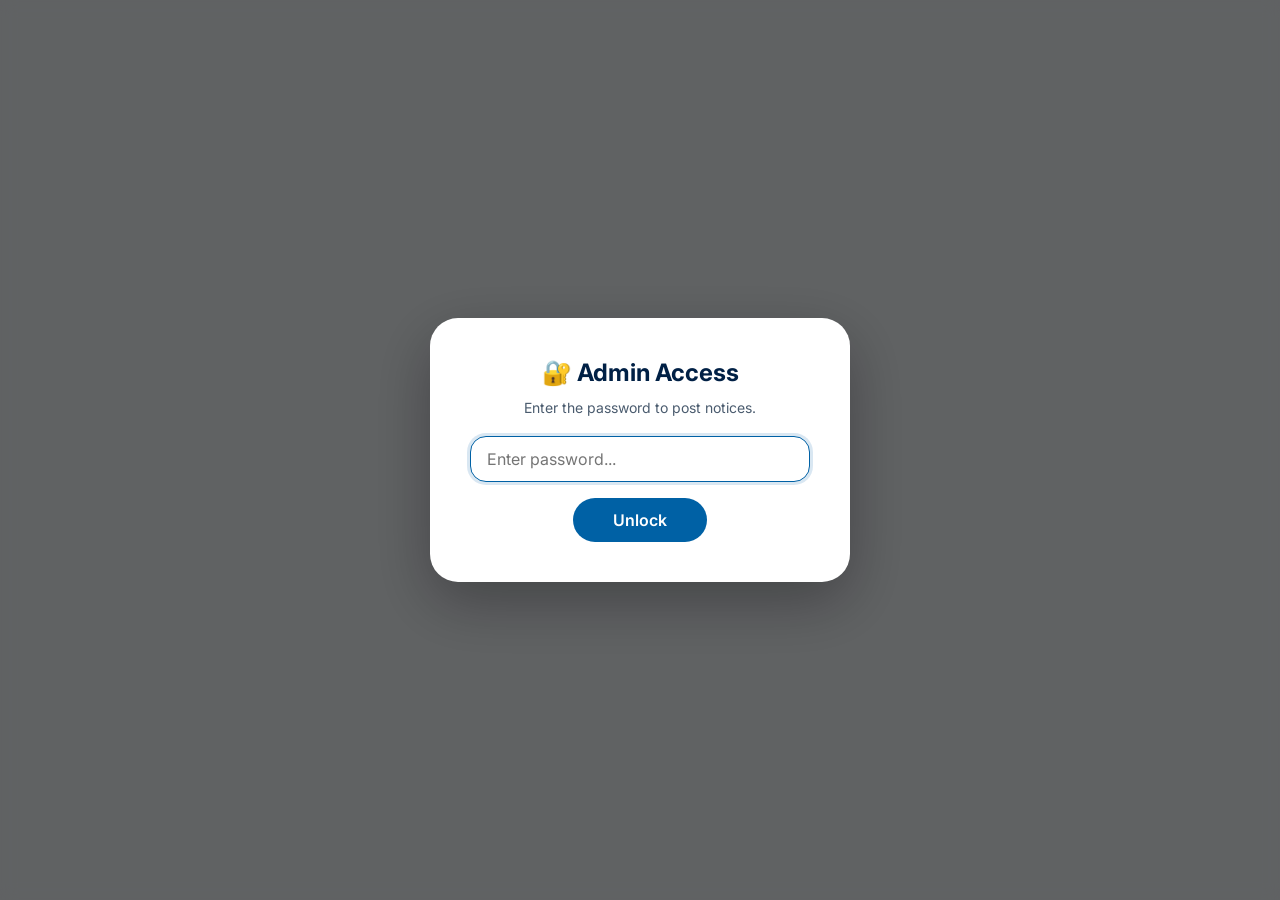
<file: admin-notices.html>
<!DOCTYPE html>
<html lang="en">
<head>
  <meta charset="UTF-8" />
  <meta name="viewport" content="width=device-width, initial-scale=1.0" />
  <title>Admin — Create Notice</title>
  <link rel="preconnect" href="https://fonts.googleapis.com" />
  <link rel="preconnect" href="https://fonts.gstatic.com" crossorigin />
  <link href="https://fonts.googleapis.com/css2?family=Inter:opsz,wght@14..32,400;14..32,500;14..32,600;14..32,700;14..32,800&display=swap" rel="stylesheet" />
  <link href="https://fonts.googleapis.com/css2?family=Material+Symbols+Outlined:opsz,wght,FILL,GRAD@20..48,100..700,0..1,-50..200" rel="stylesheet" />
  <style>
    * { margin: 0; padding: 0; box-sizing: border-box; }
    body {
      background: #f0f4f8;
      font-family: 'Inter', sans-serif;
      padding: 40px 20px;
      color: #0a1c2f;
      min-height: 100vh;
      display: flex;
      align-items: center;
      justify-content: center;
    }
    .container { max-width: 800px; width: 100%; }
    .card {
      background: #fff;
      border-radius: 28px;
      padding: 32px 28px;
      box-shadow: 0 12px 30px rgba(0,32,69,0.08);
    }
    .header {
      display: flex;
      align-items: center;
      justify-content: space-between;
      margin-bottom: 24px;
      flex-wrap: wrap;
      gap: 12px;
    }
    .header h1 {
      font-size: 28px;
      color: #002045;
      display: flex;
      align-items: center;
      gap: 10px;
    }
    .header .nav-links {
      display: flex;
      gap: 16px;
      align-items: center;
    }
    .header .nav-links a {
      color: var(--secondary);
      font-size: 14px;
      font-weight: 600;
      text-decoration: none;
      display: flex;
      align-items: center;
      gap: 6px;
    }
    .header .nav-links a:hover { text-decoration: underline; }

    .subhead { color: #4a5b6e; margin-bottom: 28px; font-size: 14px; }

    .form-group { margin-bottom: 20px; }
    label {
      display: block;
      font-weight: 600;
      font-size: 13px;
      text-transform: uppercase;
      color: #1f3b5c;
      margin-bottom: 6px;
    }
    label .required { color: var(--error); font-weight: 700; }
    input, select, textarea {
      width: 100%;
      padding: 12px 14px;
      font-family: 'Inter', sans-serif;
      font-size: 14px;
      border: 1.5px solid #dce3ec;
      border-radius: 16px;
      transition: 0.2s;
      background: #fff;
      color: #0a1c2f;
    }
    input:focus, select:focus, textarea:focus {
      outline: none;
      border-color: #0061a5;
      box-shadow: 0 0 0 3px rgba(0,97,165,0.15);
    }
    textarea { min-height: 120px; resize: vertical; }
    select { cursor: pointer; appearance: none; background-image: url("data:image/svg+xml,%3Csvg xmlns='http://www.w3.org/2000/svg' width='12' height='12' viewBox='0 0 12 12'%3E%3Cpath fill='%234a5b6e' d='M6 8L1 3h10z'/%3E%3C/svg%3E"); background-repeat: no-repeat; background-position: right 14px center; padding-right: 40px; }

    .form-row {
      display: grid;
      grid-template-columns: 1fr 1fr;
      gap: 16px;
    }

    .token-section {
      background: #f6f9fe;
      border-radius: 24px;
      padding: 16px 18px;
      margin: 20px 0 16px;
    }
    .token-section label {
      font-size: 12px;
      text-transform: uppercase;
      color: #1f3b5c;
    }
    .token-hint {
      font-size: 11px;
      color: #4a6f8f;
      margin-top: 6px;
    }
    .token-hint a { color: #0061a5; text-decoration: none; }
    .token-hint a:hover { text-decoration: underline; }

    .btn-submit {
      width: 100%;
      padding: 14px;
      background: #0061a5;
      color: #fff;
      border: none;
      border-radius: 44px;
      font-size: 16px;
      font-weight: 700;
      cursor: pointer;
      transition: 0.2s;
      display: flex;
      align-items: center;
      justify-content: center;
      gap: 10px;
      font-family: inherit;
    }
    .btn-submit:hover { background: #004b82; transform: scale(0.98); }
    .btn-submit:disabled { background: #bdcfe0; cursor: not-allowed; transform: none; }

    .status-msg {
      margin-top: 16px;
      padding: 12px 16px;
      border-radius: 40px;
      font-size: 13px;
      font-weight: 500;
      display: none;
    }
    .status-msg.success { background: #e0f2e9; color: #146b3a; display: block; }
    .status-msg.error { background: #fee9e6; color: #b13e2d; display: block; }
    .status-msg.info { background: #e3f2fd; color: #0d47a1; display: block; }

    .preview-notice {
      background: #f6f9fe;
      border-radius: 16px;
      padding: 16px 18px;
      margin-top: 20px;
      border-left: 4px solid #0061a5;
      transition: border-color 0.3s;
    }
    .preview-notice.preview-important { border-left-color: var(--error); }
    .preview-notice.preview-exam { border-left-color: #ff9800; }
    .preview-notice.preview-event { border-left-color: #4caf50; }
    .preview-notice.preview-general { border-left-color: var(--secondary); }

    .preview-notice .preview-label {
      font-size: 11px;
      text-transform: uppercase;
      font-weight: 700;
      color: #4a6f8f;
      letter-spacing: 0.05em;
      margin-bottom: 8px;
      display: flex;
      align-items: center;
      gap: 6px;
    }
    .preview-notice .preview-title {
      font-weight: 700;
      font-size: 17px;
      color: #002045;
    }
    .preview-notice .preview-meta {
      font-size: 12px;
      color: #4a6f8f;
      margin: 4px 0 8px;
    }
    .preview-notice .preview-content {
      font-size: 14px;
      color: #1f3b5c;
      line-height: 1.6;
      white-space: pre-wrap;
    }

    .char-count {
      font-size: 11px;
      color: #4a6f8f;
      text-align: right;
      margin-top: 4px;
    }
    .char-count.warning { color: #e65100; }
    .char-count.limit { color: var(--error); }

    .password-overlay {
      position: fixed; inset: 0; z-index: 999;
      background: rgba(0,0,0,0.6);
      backdrop-filter: blur(8px);
      display: flex; align-items: center; justify-content: center;
    }
    .password-box {
      background: white;
      padding: 40px;
      border-radius: 28px;
      max-width: 420px;
      width: 90%;
      text-align: center;
      box-shadow: 0 20px 60px rgba(0,0,0,0.3);
    }
    .password-box h2 { color: #002045; margin-bottom: 12px; }
    .password-box p { color: #4a5b6e; margin-bottom: 20px; font-size: 14px; }
    .password-box input {
      width: 100%;
      padding: 12px 16px;
      border: 1.5px solid #dce3ec;
      border-radius: 16px;
      font-size: 16px;
      font-family: 'Inter', sans-serif;
    }
    .password-box input:focus { outline: none; border-color: #0061a5; }
    .password-box .error { color: #ba1a1a; font-size: 13px; margin-top: 10px; display: none; }
    .password-box .btn-unlock {
      margin-top: 16px;
      padding: 12px 40px;
      background: #0061a5;
      color: white;
      border: none;
      border-radius: 44px;
      font-size: 16px;
      font-weight: 600;
      cursor: pointer;
      font-family: inherit;
    }
    .password-box .btn-unlock:hover { background: #004b82; }

    @media (max-width: 600px) {
      body { padding: 20px 12px; }
      .card { padding: 20px 16px; }
      .form-row { grid-template-columns: 1fr; gap: 0; }
      .header h1 { font-size: 22px; }
      .header .nav-links { flex-wrap: wrap; }
    }
  </style>
</head>
<body>

<!-- ── PASSWORD PROTECTION OVERLAY ── -->
<div class="password-overlay" id="password-overlay">
  <div class="password-box">
    <h2>🔐 Admin Access</h2>
    <p>Enter the password to post notices.</p>
    <input type="password" id="admin-password" placeholder="Enter password..." autofocus />
    <div class="error" id="password-error">Incorrect password. Try again.</div>
    <button class="btn-unlock" id="unlock-btn">Unlock</button>
  </div>
</div>

<div class="container" id="main-content" style="display:none;">
  <div class="card">
    <div class="header">
      <h1><span class="material-symbols-outlined">post_add</span> Create Notice</h1>
      <div class="nav-links">
        <a href="notices.html">
          <span class="material-symbols-outlined" style="font-size:18px;">visibility</span>
          View Notices
        </a>
        <a href="admin.html">
          <span class="material-symbols-outlined" style="font-size:18px;">cloud_upload</span>
          Upload PDFs
        </a>
      </div>
    </div>
    <p class="subhead">Post announcements, exam schedules, and events for students. Notices appear instantly on the portal.</p>

    <form id="notice-form" novalidate>
      <div class="form-group">
        <label>Title <span class="required">*</span></label>
        <input type="text" id="notice-title" placeholder="e.g., Mid-Term Exam Schedule 2026" maxlength="100" required />
        <div class="char-count" id="title-count">0/100</div>
      </div>

      <div class="form-row">
        <div class="form-group">
          <label>Type <span class="required">*</span></label>
          <select id="notice-type" required>
            <option value="general">📌 General</option>
            <option value="important">⚠️ Important</option>
            <option value="exam">📝 Exam</option>
            <option value="event">🎉 Event</option>
          </select>
        </div>
        <div class="form-group">
          <label>Author</label>
          <input type="text" id="notice-author" placeholder="e.g., Exam Controller" maxlength="50" />
        </div>
      </div>

      <div class="form-group">
        <label>Content <span class="required">*</span></label>
        <textarea id="notice-content" placeholder="Write your announcement here..." maxlength="2000" required></textarea>
        <div class="char-count" id="content-count">0/2000</div>
      </div>
    </form>

    <!-- Live Preview -->
    <div class="preview-notice preview-general" id="preview-notice">
      <div class="preview-label">
        <span class="material-symbols-outlined" style="font-size:16px;">visibility</span>
        Live Preview
      </div>
      <div class="preview-title" id="preview-title">Your notice title</div>
      <div class="preview-meta" id="preview-meta">Today · General</div>
      <div class="preview-content" id="preview-content">Your notice content will appear here...</div>
    </div>

    <div class="token-section">
      <label>🔑 GitHub Token</label>
      <input type="password" id="github-token" placeholder="ghp_your_token_here" style="font-family:monospace;width:100%;padding:10px 14px;border:1.5px solid #dce3ec;border-radius:16px;font-size:14px;" />
      <div class="token-hint">Needs <strong>repo</strong> scope. Stored in your browser. <a href="https://github.com/settings/tokens" target="_blank">Create token →</a></div>
    </div>

    <button class="btn-submit" id="submit-btn" disabled>
      <span class="material-symbols-outlined">publish</span> Post Notice
    </button>

    <div class="status-msg" id="status-msg"></div>
  </div>
</div>

<script>
  // ============================================================
  // CONFIGURATION - YOUR GITHUB INFO
  // ============================================================
  const CONFIG = {
    GITHUB_USER: 'M0NETIZE101',
    GITHUB_REPO: 'TUBCA',
    BRANCH: 'main',
    ADMIN_PASSWORD: 'bcadmin2026'  // ← CHANGE THIS!
  };

  // ── PASSWORD PROTECTION ──
  const passwordOverlay = document.getElementById('password-overlay');
  const mainContent = document.getElementById('main-content');
  const passwordInput = document.getElementById('admin-password');
  const unlockBtn = document.getElementById('unlock-btn');
  const passwordError = document.getElementById('password-error');

  function checkPassword() {
    const entered = passwordInput.value.trim();
    if (entered === CONFIG.ADMIN_PASSWORD) {
      passwordOverlay.style.display = 'none';
      mainContent.style.display = 'block';
      initApp();
    } else {
      passwordError.style.display = 'block';
      passwordInput.value = '';
      passwordInput.focus();
    }
  }

  passwordInput.addEventListener('keydown', (e) => { if (e.key === 'Enter') checkPassword(); });
  unlockBtn.addEventListener('click', checkPassword);

  // ── MAIN APP ──
  function initApp() {
    // DOM Elements
    const titleInput = document.getElementById('notice-title');
    const typeSelect = document.getElementById('notice-type');
    const authorInput = document.getElementById('notice-author');
    const contentInput = document.getElementById('notice-content');
    const tokenInput = document.getElementById('github-token');
    const submitBtn = document.getElementById('submit-btn');
    const statusMsg = document.getElementById('status-msg');
    const previewNotice = document.getElementById('preview-notice');
    const previewTitle = document.getElementById('preview-title');
    const previewMeta = document.getElementById('preview-meta');
    const previewContent = document.getElementById('preview-content');
    const titleCount = document.getElementById('title-count');
    const contentCount = document.getElementById('content-count');

    // Load saved token
    const savedToken = localStorage.getItem('bcagithub_notice_token');
    if (savedToken) tokenInput.value = savedToken;
    tokenInput.addEventListener('input', () => {
      if (tokenInput.value) localStorage.setItem('bcagithub_notice_token', tokenInput.value);
      else localStorage.removeItem('bcagithub_notice_token');
      checkSubmit();
    });

    function checkSubmit() {
      const title = titleInput.value.trim();
      const content = contentInput.value.trim();
      const token = tokenInput.value.trim();
      submitBtn.disabled = !(title && content && token.length > 20);
    }

    // Character counters
    titleInput.addEventListener('input', () => {
      const len = titleInput.value.length;
      titleCount.textContent = `${len}/100`;
      titleCount.className = 'char-count' + (len > 80 ? ' warning' : '') + (len >= 100 ? ' limit' : '');
      updatePreview();
    });

    contentInput.addEventListener('input', () => {
      const len = contentInput.value.length;
      contentCount.textContent = `${len}/2000`;
      contentCount.className = 'char-count' + (len > 1600 ? ' warning' : '') + (len >= 2000 ? ' limit' : '');
      updatePreview();
    });

    // Live preview
    function updatePreview() {
      const title = titleInput.value.trim() || 'Your notice title';
      const type = typeSelect.value;
      const author = authorInput.value.trim();
      const content = contentInput.value.trim() || 'Your notice content will appear here...';
      const date = new Date().toLocaleDateString('en-US', { month: 'short', day: 'numeric', year: 'numeric' });

      previewTitle.textContent = title;
      previewMeta.textContent = `${date} ${author ? '· ' + author : ''}`;
      previewContent.textContent = content;
      previewNotice.className = 'preview-notice preview-' + type;
      checkSubmit();
    }

    titleInput.addEventListener('input', updatePreview);
    typeSelect.addEventListener('change', updatePreview);
    authorInput.addEventListener('input', updatePreview);
    contentInput.addEventListener('input', updatePreview);
    updatePreview();

    // ── FIXED: Safe base64 decode ──
    function safeBase64Decode(encoded) {
      const clean = encoded.replace(/\s/g, '');
      return atob(clean);
    }

    // ── POST NOTICE ──
    async function postNotice() {
      const title = titleInput.value.trim();
      const type = typeSelect.value;
      const author = authorInput.value.trim() || 'Admin';
      const content = contentInput.value.trim();
      const token = tokenInput.value.trim();

      if (!title || !content) {
        showStatus('⚠️ Please fill in all required fields', 'error');
        return;
      }
      if (!token || token.length < 20) {
        showStatus('🔑 Valid GitHub token required', 'error');
        return;
      }

      submitBtn.disabled = true;
      showStatus('📤 Posting notice...', 'info');

      try {
        const url = `https://api.github.com/repos/${CONFIG.GITHUB_USER}/${CONFIG.GITHUB_REPO}/contents/notices.json`;
        let existingNotices = [];
        let sha = null;

        try {
          const getRes = await fetch(url, {
            headers: { 'Authorization': `token ${token}` }
          });
          if (getRes.ok) {
            const data = await getRes.json();
            sha = data.sha;
            existingNotices = JSON.parse(safeBase64Decode(data.content));
          }
        } catch (e) {
          console.log('Creating new notices.json');
        }

        const newNotice = {
          id: Date.now(),
          title: title,
          type: type,
          author: author,
          content: content,
          date: new Date().toISOString()
        };

        existingNotices.push(newNotice);

        const updatedContent = btoa(unescape(encodeURIComponent(JSON.stringify(existingNotices, null, 2))));
        const payload = {
          message: `Add notice: ${title}`,
          content: updatedContent,
          branch: CONFIG.BRANCH
        };
        if (sha) payload.sha = sha;

        const putRes = await fetch(url, {
          method: 'PUT',
          headers: {
            'Authorization': `token ${token}`,
            'Content-Type': 'application/json'
          },
          body: JSON.stringify(payload)
        });

        if (!putRes.ok) {
          const errData = await putRes.json();
          throw new Error(errData.message || 'Upload failed');
        }

        showStatus(`✅ Notice posted successfully! Site will update in 2-3 minutes.`, 'success');

        titleInput.value = '';
        authorInput.value = '';
        contentInput.value = '';
        typeSelect.value = 'general';
        updatePreview();
        checkSubmit();

      } catch (err) {
        showStatus(`❌ Failed: ${err.message}`, 'error');
      }

      submitBtn.disabled = false;
    }

    function showStatus(msg, type) {
      statusMsg.textContent = msg;
      statusMsg.className = `status-msg ${type}`;
      statusMsg.style.display = 'block';
      clearTimeout(window.statusTimeout);
      window.statusTimeout = setTimeout(() => {
        statusMsg.style.display = 'none';
        statusMsg.className = 'status-msg';
      }, 6000);
    }

    submitBtn.addEventListener('click', postNotice);

    contentInput.addEventListener('keydown', function(e) {
      if (e.key === 'Enter' && !e.shiftKey) {
        e.preventDefault();
        if (!submitBtn.disabled) postNotice();
      }
    });

    document.addEventListener('keydown', function(e) {
      if ((e.ctrlKey || e.metaKey) && e.key === 'Enter') {
        e.preventDefault();
        if (!submitBtn.disabled) postNotice();
      }
    });
  }
</script>
</body>
</html>
</file>
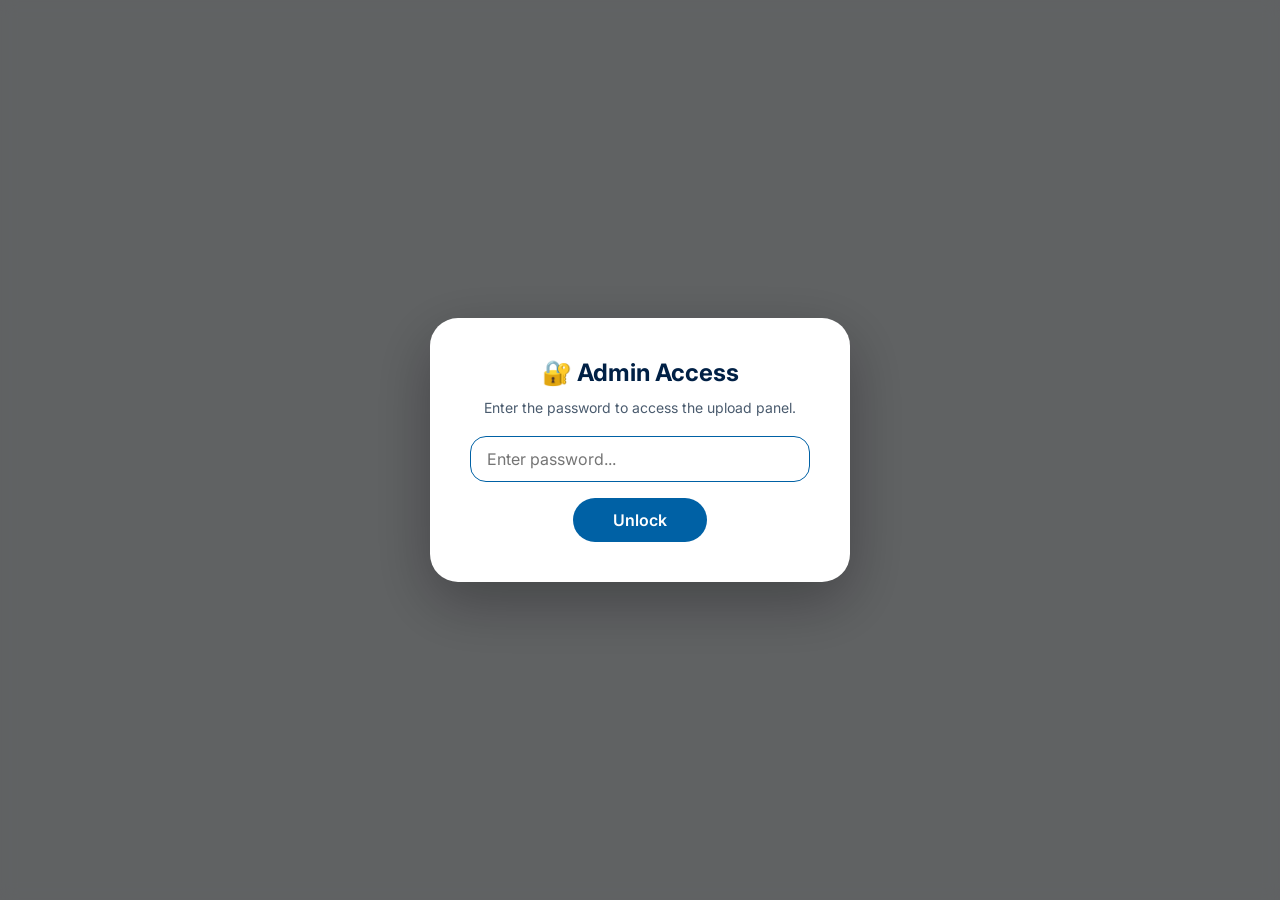
<file: admin.html>
<!DOCTYPE html>
<html lang="en">
<head>
  <meta charset="UTF-8" />
  <meta name="viewport" content="width=device-width, initial-scale=1.0, user-scalable=yes" />
  <title>Admin Upload — BCA Portal (Custom Titles)</title>
  <link rel="preconnect" href="https://fonts.googleapis.com" />
  <link rel="preconnect" href="https://fonts.gstatic.com" crossorigin />
  <link href="https://fonts.googleapis.com/css2?family=Inter:opsz,wght@14..32,400;14..32,500;14..32,600;14..32,700;14..32,800&display=swap" rel="stylesheet" />
  <link href="https://fonts.googleapis.com/css2?family=Material+Symbols+Outlined:opsz,wght,FILL,GRAD@20..48,100..700,0..1,-50..200" rel="stylesheet" />
  <style>
    * { margin: 0; padding: 0; box-sizing: border-box; }
    body {
      background: #f0f4f8;
      font-family: 'Inter', system-ui, -apple-system, sans-serif;
      padding: 32px 20px;
      color: #0a1c2f;
    }
    .upload-container { max-width: 1000px; margin: 0 auto; }
    .card {
      background: #ffffff;
      border-radius: 28px;
      box-shadow: 0 12px 30px rgba(0, 32, 69, 0.08);
      padding: 32px 28px;
      margin-bottom: 24px;
    }
    h1 {
      font-size: 28px;
      font-weight: 700;
      color: #002045;
      letter-spacing: -0.3px;
      display: flex;
      align-items: center;
      gap: 10px;
      margin-bottom: 8px;
      flex-wrap: wrap;
    }
    .subhead {
      color: #4a5b6e;
      font-size: 15px;
      font-weight: 500;
      margin-bottom: 28px;
      border-left: 3px solid #0061a5;
      padding-left: 14px;
    }
    .badge-auto {
      background: #e6f4ea;
      color: #1e7e34;
      font-size: 12px;
      font-weight: 600;
      padding: 4px 12px;
      border-radius: 30px;
      display: inline-block;
      margin-left: 12px;
      vertical-align: middle;
    }
    .form-row {
      display: flex;
      flex-wrap: wrap;
      gap: 20px;
      margin-bottom: 28px;
    }
    .form-group { flex: 1; min-width: 200px; }
    label {
      display: flex;
      align-items: center;
      gap: 6px;
      font-weight: 600;
      font-size: 13px;
      text-transform: uppercase;
      letter-spacing: 0.4px;
      color: #1f3b5c;
      margin-bottom: 8px;
    }
    label .material-symbols-outlined { font-size: 18px; color: #0061a5; }
    select, .token-input {
      width: 100%;
      padding: 12px 14px;
      font-family: 'Inter', monospace;
      font-size: 14px;
      font-weight: 500;
      background: #ffffff;
      border: 1.5px solid #dce3ec;
      border-radius: 20px;
      transition: 0.2s;
      color: #0a2a44;
      cursor: pointer;
    }
    select:focus, .token-input:focus {
      outline: none;
      border-color: #0061a5;
      box-shadow: 0 0 0 3px rgba(0, 97, 165, 0.15);
    }
    .dropzone {
      border: 2px dashed #b9cadb;
      background: #fafcff;
      border-radius: 32px;
      padding: 32px 20px;
      text-align: center;
      transition: 0.2s;
      cursor: pointer;
      margin-top: 8px;
    }
    .dropzone.drag-over { border-color: #0061a5; background: #ecf5fe; }
    .dropzone-icon .material-symbols-outlined {
      font-size: 52px;
      color: #0061a5;
      background: #e9f0fa;
      padding: 12px;
      border-radius: 60px;
    }
    .dropzone p { margin-top: 12px; font-weight: 500; color: #2c4d73; }
    .dropzone small { color: #6f8fae; font-size: 12px; }

    .file-list { margin-top: 18px; max-height: 400px; overflow-y: auto; }
    .file-card {
      background: #f0f4fa;
      border-radius: 20px;
      padding: 14px 16px;
      margin-bottom: 12px;
      border: 1px solid #e2eaf3;
    }
    .file-header {
      display: flex;
      align-items: center;
      justify-content: space-between;
      margin-bottom: 10px;
    }
    .file-name-badge {
      display: flex;
      align-items: center;
      gap: 8px;
      font-size: 13px;
      font-weight: 500;
      color: #1f3b5c;
    }
    .remove-file {
      background: none;
      border: none;
      font-size: 18px;
      cursor: pointer;
      color: #8f9eb2;
      transition: 0.2s;
      border-radius: 30px;
      width: 28px;
      height: 28px;
      display: inline-flex;
      align-items: center;
      justify-content: center;
    }
    .remove-file:hover { background: #e0e7f0; color: #bc3f2e; }
    .title-input-group {
      display: flex;
      align-items: center;
      gap: 12px;
      flex-wrap: wrap;
    }
    .title-input-group label {
      font-size: 11px;
      text-transform: none;
      color: #0061a5;
      margin-bottom: 0;
    }
    .title-input {
      flex: 1;
      padding: 8px 12px;
      font-family: 'Inter', sans-serif;
      font-size: 13px;
      border: 1px solid #dce3ec;
      border-radius: 16px;
      background: white;
    }
    .title-input:focus { outline: none; border-color: #0061a5; }
    .auto-hint { font-size: 10px; color: #8f9eb2; cursor: pointer; }
    .auto-hint:hover { color: #0061a5; }

    .token-section {
      background: #f6f9fe;
      border-radius: 24px;
      padding: 16px 18px;
      margin: 24px 0 18px;
    }
    .token-label {
      font-size: 12px;
      font-weight: 700;
      text-transform: uppercase;
      margin-bottom: 8px;
      display: block;
    }
    .token-hint {
      font-size: 11px;
      color: #4a6f8f;
      margin-top: 6px;
    }
    .token-hint a { color: #0061a5; }

    .btn-upload {
      width: 100%;
      background: #0061a5;
      border: none;
      padding: 14px;
      border-radius: 44px;
      font-weight: 700;
      font-size: 16px;
      font-family: inherit;
      color: white;
      display: flex;
      align-items: center;
      justify-content: center;
      gap: 10px;
      cursor: pointer;
      transition: 0.2s;
      margin-top: 12px;
    }
    .btn-upload:disabled { background: #bdcfe0; cursor: not-allowed; transform: none; }
    .btn-upload:hover:not(:disabled) { background: #004b82; transform: scale(0.98); }

    .progress-panel { margin-top: 20px; display: none; }
    .progress-track {
      background: #e2eaf3;
      border-radius: 40px;
      height: 8px;
      overflow: hidden;
    }
    .progress-fill {
      background: #0061a5;
      width: 0%;
      height: 100%;
      border-radius: 40px;
      transition: width 0.2s ease;
    }
    .progress-stats {
      display: flex;
      justify-content: space-between;
      margin-top: 10px;
      font-size: 12px;
      font-weight: 500;
      color: #1f496e;
    }
    .status-msg {
      margin-top: 18px;
      padding: 12px 16px;
      border-radius: 40px;
      font-size: 13px;
      font-weight: 500;
      display: none;
    }
    .status-msg.success { background: #e0f2e9; color: #146b3a; display: block; }
    .status-msg.error { background: #fee9e6; color: #b13e2d; display: block; }
    .status-msg.info { background: #e3f2fd; color: #0d47a1; display: block; }
    .footer-note {
      text-align: center;
      font-size: 12px;
      color: #6c86a3;
    }
    .password-overlay {
      position: fixed; inset: 0; z-index: 999;
      background: rgba(0,0,0,0.6);
      backdrop-filter: blur(8px);
      display: flex; align-items: center; justify-content: center;
    }
    .password-box {
      background: white;
      padding: 40px;
      border-radius: 28px;
      max-width: 420px;
      width: 90%;
      text-align: center;
      box-shadow: 0 20px 60px rgba(0,0,0,0.3);
    }
    .password-box h2 { color: #002045; margin-bottom: 12px; }
    .password-box p { color: #4a5b6e; margin-bottom: 20px; font-size: 14px; }
    .password-box input {
      width: 100%;
      padding: 12px 16px;
      border: 1.5px solid #dce3ec;
      border-radius: 16px;
      font-size: 16px;
      font-family: 'Inter', sans-serif;
    }
    .password-box input:focus { outline: none; border-color: #0061a5; }
    .password-box .error { color: #ba1a1a; font-size: 13px; margin-top: 10px; display: none; }
    .password-box .btn-unlock {
      margin-top: 16px;
      padding: 12px 40px;
      background: #0061a5;
      color: white;
      border: none;
      border-radius: 44px;
      font-size: 16px;
      font-weight: 600;
      cursor: pointer;
      font-family: inherit;
    }
    .password-box .btn-unlock:hover { background: #004b82; }

    @media (max-width: 560px) {
      .card { padding: 20px 16px; }
      .form-row { flex-direction: column; gap: 12px; }
      .dropzone { padding: 20px 12px; }
      .title-input-group { flex-direction: column; align-items: stretch; }
    }
  </style>
</head>
<body>

<!-- ── PASSWORD PROTECTION OVERLAY ── -->
<div class="password-overlay" id="password-overlay">
  <div class="password-box">
    <h2>🔐 Admin Access</h2>
    <p>Enter the password to access the upload panel.</p>
    <input type="password" id="admin-password" placeholder="Enter password..." autofocus />
    <div class="error" id="password-error">Incorrect password. Try again.</div>
    <button class="btn-unlock" id="unlock-btn">Unlock</button>
  </div>
</div>

<div class="upload-container" id="main-content" style="display:none;">
  <div class="card">
    <h1>
      <span class="material-symbols-outlined">cloud_upload</span>
      Admin Upload Hub
      <span class="badge-auto">✨ Custom Titles + Auto files.js</span>
    </h1>
    <div class="subhead">Upload PDFs → set custom display titles → auto-updates files.js → appears on website in 2 minutes</div>

    <div class="form-row">
      <div class="form-group">
        <label><span class="material-symbols-outlined">menu_book</span>Subject</label>
        <select id="subjectSelect">
          <option value="">-- select subject --</option>
        </select>
      </div>
      <div class="form-group">
        <label><span class="material-symbols-outlined">folder</span>File type</label>
        <select id="typeSelect">
          <option value="notes">📘 Notes</option>
          <option value="question-papers">📝 Question Papers</option>
          <option value="lab-reports">🔬 Lab Reports</option>
          <option value="assignments">✏️ Assignments</option>
        </select>
      </div>
    </div>

    <label><span class="material-symbols-outlined">attach_file</span>Upload PDFs</label>
    <div class="dropzone" id="dropzone">
      <div class="dropzone-icon"><span class="material-symbols-outlined">cloud_upload</span></div>
      <p>Drag & drop PDF files here</p>
      <small>or click to browse (PDF only, max 20MB each)</small>
    </div>
    <input type="file" id="fileInput" multiple accept="application/pdf" style="display:none" />
    <div id="fileListContainer" class="file-list"></div>

    <div class="token-section">
      <div class="token-label">
        <span class="material-symbols-outlined" style="font-size:14px">key</span> GitHub personal access token
      </div>
      <input type="password" id="githubToken" class="token-input" placeholder="ghp_your_token_here" autocomplete="off" />
      <div class="token-hint">🔐 Token needs <strong>repo</strong> scope. Stored only in your browser. <a href="https://github.com/settings/tokens" target="_blank" style="color:#0061a5">Create token →</a></div>
    </div>

    <button class="btn-upload" id="uploadBtn" disabled>
      <span class="material-symbols-outlined">publish</span> Upload & Auto-Update files.js
    </button>

    <div class="progress-panel" id="progressPanel">
      <div class="progress-track"><div class="progress-fill" id="progressFill"></div></div>
      <div class="progress-stats"><span id="progressLabel">0%</span><span id="fileProgressLabel">0/0 files</span></div>
    </div>
    <div class="status-msg" id="statusMsg"></div>
  </div>
  <div class="footer-note">
    ✅ For each PDF: type a custom title (what students see) → auto-added to files.js → website shows your custom title<br />
    📁 PDF saved as original filename, but displayed with your custom title
  </div>
</div>

<script>
  // ============================================================
  // CONFIGURATION - YOUR GITHUB INFO
  // ============================================================
  var CONFIG = {
    GITHUB_USER: 'M0NETIZE101',
    GITHUB_REPO: 'TUBCA',
    BRANCH: 'main'
  };

  // Full subject list
  var SUBJECTS = [
    "BCA-101","BCA-102","BCA-103","BCA-104","BCA-105","BCA-106",
    "BCA-151","BCA-152","BCA-153","BCA-154","BCA-155","BCA-156",
    "BCA-201","BCA-202","BCA-203","BCA-204","BCA-205","BCA-206",
    "BCA-251","BCA-252","BCA-253","BCA-254","BCA-255","BCA-256",
    "BCA-301","BCA-302","BCA-303","BCA-304","BCA-305","BCA-306"
  ];

  // ─── PASSWORD PROTECTION with sessionStorage ───
  var ADMIN_PASSWORD = 'bcadmin2026';
  var passwordOverlay = document.getElementById('password-overlay');
  var mainContent = document.getElementById('main-content');
  var passwordInput = document.getElementById('admin-password');
  var unlockBtn = document.getElementById('unlock-btn');
  var passwordError = document.getElementById('password-error');

  if (sessionStorage.getItem('admin_authenticated') === 'true') {
    passwordOverlay.style.display = 'none';
    mainContent.style.display = 'block';
    initApp();
  }

  function checkPassword() {
    var entered = passwordInput.value.trim();
    if (entered === ADMIN_PASSWORD) {
      sessionStorage.setItem('admin_authenticated', 'true');
      passwordOverlay.style.display = 'none';
      mainContent.style.display = 'block';
      initApp();
    } else {
      passwordError.style.display = 'block';
      passwordInput.value = '';
      passwordInput.focus();
    }
  }

  passwordInput.addEventListener('keydown', function(e) {
    if (e.key === 'Enter') checkPassword();
  });
  unlockBtn.addEventListener('click', checkPassword);

  // ─── SAFE BASE64 DECODE WITH FALLBACK ───
  function safeBase64Decode(encoded) {
    try {
      var clean = encoded.replace(/\s/g, '');
      return atob(clean);
    } catch (e) {
      console.error('Failed to decode base64:', e);
      return 'const FILES = {};';
    }
  }

  // ─── GENERATE EMPTY FILES.JS TEMPLATE ───
  function generateEmptyFilesJS() {
    var template = 'const FILES = {\n';
    for (var i = 0; i < SUBJECTS.length; i++) {
      var code = SUBJECTS[i];
      template += '  "' + code + '": { notes: [], "question-papers": [], "lab-reports": [], assignments: [] }';
      if (i < SUBJECTS.length - 1) template += ',\n';
      else template += '\n';
    }
    template += '};';
    return template;
  }

  // ─── MAIN APP ───
  function initApp() {
    // Populate subject dropdown
    var subjectSelect = document.getElementById('subjectSelect');
    for (var i = 0; i < SUBJECTS.length; i++) {
      var opt = document.createElement('option');
      opt.value = SUBJECTS[i];
      opt.textContent = SUBJECTS[i];
      subjectSelect.appendChild(opt);
    }

    // DOM elements
    var typeSelect = document.getElementById('typeSelect');
    var dropzone = document.getElementById('dropzone');
    var fileInput = document.getElementById('fileInput');
    var fileListContainer = document.getElementById('fileListContainer');
    var tokenInput = document.getElementById('githubToken');
    var uploadBtn = document.getElementById('uploadBtn');
    var progressPanel = document.getElementById('progressPanel');
    var progressFill = document.getElementById('progressFill');
    var progressLabel = document.getElementById('progressLabel');
    var fileProgressLabel = document.getElementById('fileProgressLabel');
    var statusMsgDiv = document.getElementById('statusMsg');

    var selectedFiles = [];

    // Load saved token
    var savedToken = localStorage.getItem('bcagithub_token');
    if (savedToken) tokenInput.value = savedToken;
    tokenInput.addEventListener('input', function() {
      if (this.value) localStorage.setItem('bcagithub_token', this.value);
      else localStorage.removeItem('bcagithub_token');
      checkUploadButton();
    });

    function checkUploadButton() {
      var hasValidTitles = selectedFiles.every(function(item) {
        return item.customTitle && item.customTitle.trim().length > 0;
      });
      uploadBtn.disabled = !(subjectSelect.value && selectedFiles.length > 0 && tokenInput.value.trim().length > 20 && hasValidTitles);
    }

    function generateTitleFromFilename(filename) {
      var name = filename.replace(/\.pdf$/i, '');
      name = name.replace(/[-_]/g, ' ');
      name = name.replace(/\b\w/g, function(l) { return l.toUpperCase(); });
      return name;
    }

    function renderFileList() {
      if (!selectedFiles.length) {
        fileListContainer.innerHTML = '';
        checkUploadButton();
        return;
      }

      var html = '';
      for (var i = 0; i < selectedFiles.length; i++) {
        var item = selectedFiles[i];
        html += '<div class="file-card" data-index="' + i + '">';
        html += '<div class="file-header">';
        html += '<span class="file-name-badge">';
        html += '<span class="material-symbols-outlined" style="font-size:18px">picture_as_pdf</span>';
        html += escapeHtml(item.file.name);
        html += '</span>';
        html += '<button class="remove-file" data-index="' + i + '">✕</button>';
        html += '</div>';
        html += '<div class="title-input-group">';
        html += '<label>📝 Display title (what students see):</label>';
        html += '<input type="text" class="title-input" data-index="' + i + '" value="' + escapeHtml(item.customTitle || '') + '" placeholder="e.g., Introduction to Functions" />';
        html += '<span class="auto-hint" data-index="' + i + '">↻ Auto-fill from filename</span>';
        html += '</div>';
        html += '</div>';
      }
      fileListContainer.innerHTML = html;

      document.querySelectorAll('.title-input').forEach(function(input) {
        var idx = parseInt(input.dataset.index);
        input.addEventListener('input', function(e) {
          selectedFiles[idx].customTitle = e.target.value;
          checkUploadButton();
        });
      });

      document.querySelectorAll('.auto-hint').forEach(function(btn) {
        var idx = parseInt(btn.dataset.index);
        btn.addEventListener('click', function() {
          var autoTitle = generateTitleFromFilename(selectedFiles[idx].file.name);
          selectedFiles[idx].customTitle = autoTitle;
          var input = document.querySelector('.title-input[data-index="' + idx + '"]');
          if (input) input.value = autoTitle;
          checkUploadButton();
        });
      });

      document.querySelectorAll('.remove-file').forEach(function(btn) {
        btn.addEventListener('click', function(e) {
          var index = parseInt(this.dataset.index);
          selectedFiles.splice(index, 1);
          renderFileList();
          checkUploadButton();
          hideStatus();
        });
      });
      checkUploadButton();
    }

    function escapeHtml(str) {
      if (!str) return '';
      return str.replace(/[&<>]/g, function(m) {
        if (m === '&') return '&amp;';
        if (m === '<') return '&lt;';
        if (m === '>') return '&gt;';
        return m;
      });
    }

    function addFiles(files) {
      for (var i = 0; i < files.length; i++) {
        var file = files[i];
        if (file.type === 'application/pdf') {
          if (file.size <= 25 * 1024 * 1024) {
            var autoTitle = generateTitleFromFilename(file.name);
            selectedFiles.push({
              file: file,
              customTitle: autoTitle
            });
          } else {
            showStatus('❌ ' + file.name + ' exceeds 25MB limit', 'error');
          }
        } else {
          showStatus('⛔ ' + file.name + ' is not a PDF', 'error');
        }
      }
      renderFileList();
      hideStatus();
    }

    dropzone.addEventListener('click', function() { fileInput.click(); });
    dropzone.addEventListener('dragover', function(e) { e.preventDefault(); this.classList.add('drag-over'); });
    dropzone.addEventListener('dragleave', function() { this.classList.remove('drag-over'); });
    dropzone.addEventListener('drop', function(e) {
      e.preventDefault();
      this.classList.remove('drag-over');
      addFiles(e.dataTransfer.files);
    });
    fileInput.addEventListener('change', function(e) {
      if (this.files.length) addFiles(this.files);
      this.value = '';
    });

    function showStatus(msg, type) {
      statusMsgDiv.textContent = msg;
      statusMsgDiv.className = 'status-msg ' + type;
      setTimeout(function() {
        if (statusMsgDiv.className.indexOf(type) !== -1) hideStatus();
      }, 6000);
      statusMsgDiv.style.display = 'block';
    }
    function hideStatus() {
      statusMsgDiv.style.display = 'none';
      statusMsgDiv.className = 'status-msg';
    }

    // ─── BULLETPROOF UPDATE FILES.JS ───
    async function updateFilesJS(subject, type, newEntry, customTitle, token, existingContent, existingSha) {
      var filePath = 'js/files.js';
      var url = 'https://api.github.com/repos/' + CONFIG.GITHUB_USER + '/' + CONFIG.GITHUB_REPO + '/contents/' + filePath;

      var currentContent = '';
      var sha = existingSha;

      if (existingContent !== null) {
        currentContent = existingContent;
      } else {
        try {
          var getRes = await fetch(url, { headers: { 'Authorization': 'token ' + token } });
          if (getRes.ok) {
            var data = await getRes.json();
            sha = data.sha;
            currentContent = safeBase64Decode(data.content);
          } else {
            currentContent = generateEmptyFilesJS();
          }
        } catch (err) {
          currentContent = generateEmptyFilesJS();
        }
      }

      // ─── FIND OR CREATE SUBJECT ───
      var lines = currentContent.split('\n');
      var subjectStart = -1;
      var subjectEnd = -1;
      var typeStart = -1;
      var typeEnd = -1;
      var braceDepth = 0;
      var inSubject = false;
      var inTypeArray = false;
      var subjectFound = false;
      var typeFound = false;

      for (var i = 0; i < lines.length; i++) {
        var line = lines[i];
        var trimmed = line.trim();

        if (!inSubject && trimmed.indexOf('"' + subject + '"') === 0) {
          subjectFound = true;
          inSubject = true;
          subjectStart = i;
          var braceIdx = line.indexOf('{');
          braceDepth = braceIdx !== -1 ? 1 : 0;
          continue;
        }

        if (inSubject) {
          var openCount = (line.match(/{/g) || []).length;
          var closeCount = (line.match(/}/g) || []).length;
          braceDepth += openCount - closeCount;

          if (trimmed.indexOf(type + ':') === 0 || trimmed.indexOf('"' + type + '":') === 0) {
            typeFound = true;
            typeStart = i;
            inTypeArray = true;
          }

          if (inTypeArray && trimmed.indexOf(']') !== -1) {
            typeEnd = i;
            inTypeArray = false;
          }

          if (braceDepth === 0) {
            subjectEnd = i;
            inSubject = false;
            break;
          }
        }
      }

      // ─── BUILD UPDATED CONTENT ───
      var updatedContent = '';

      if (!subjectFound) {
        // Create new subject
        var newSubject = '\n  "' + subject + '": {\n    notes: [],\n    "question-papers": [],\n    "lab-reports": [],\n    assignments: [],\n    ' + type + ': [' + newEntry + ']\n  },';
        var insertIndex = lines.length - 1;
        for (var j = lines.length - 1; j >= 0; j--) {
          if (lines[j].indexOf('const FILES = {') !== -1) {
            insertIndex = j + 1;
            break;
          }
        }
        var newLines = [];
        for (var k = 0; k < lines.length; k++) {
          if (k === insertIndex) newLines.push(newSubject);
          newLines.push(lines[k]);
        }
        updatedContent = newLines.join('\n');
      } else if (!typeFound) {
        // Add new type to existing subject
        var newTypeLine = '    ' + type + ': [' + newEntry + ']';
        var insertIdx = subjectEnd - 1;
        while (insertIdx > subjectStart && lines[insertIdx].trim() === '') insertIdx--;
        var newLines = [];
        for (var m = 0; m < lines.length; m++) {
          if (m === insertIdx + 1) newLines.push(newTypeLine);
          newLines.push(lines[m]);
        }
        updatedContent = newLines.join('\n');
      } else {
        // ─── CRITICAL FIX: Clean insertion without syntax errors ───
        var arrayStartLine = typeStart;
        var arrayEndLine = typeEnd;

        for (var n = typeStart; n <= typeEnd && n < lines.length; n++) {
          if (lines[n].indexOf('[') !== -1) {
            arrayStartLine = n;
            break;
          }
        }

        // Find if array has content
        var hasContent = false;
        for (var p = typeStart; p <= typeEnd && p < lines.length; p++) {
          if (lines[p].indexOf('{') !== -1) {
            hasContent = true;
            break;
          }
        }

        var newLines = [];
        var entryFormatted = '\n      ' + newEntry;

        if (hasContent) {
          // ─── Add entry with proper comma handling ───
          for (var q = 0; q < lines.length; q++) {
            if (q === typeEnd) {
              // Check if the last content line already has a comma
              var lastContentLine = lines[typeEnd - 1].trim();
              if (!lastContentLine.endsWith(',') && !lastContentLine.endsWith('[')) {
                // Add comma to the line before closing bracket
                var prevLine = lines[typeEnd - 1];
                if (!prevLine.trim().endsWith(',')) {
                  newLines.push(prevLine + ',');
                } else {
                  newLines.push(prevLine);
                }
              } else {
                newLines.push(lines[typeEnd - 1]);
              }
              newLines.push(entryFormatted);
              newLines.push(lines[typeEnd]);
              q = typeEnd;
            } else if (q !== typeEnd - 1) {
              newLines.push(lines[q]);
            }
          }
        } else {
          // ─── Empty array - clean insertion ───
          for (var r = 0; r < lines.length; r++) {
            if (r === arrayStartLine) {
              var indent = lines[r].match(/^\s*/)[0];
              newLines.push(indent + '[');
              newLines.push(indent + '  ' + newEntry);
              newLines.push(indent + ']');
              r = arrayEndLine;
            } else {
              newLines.push(lines[r]);
            }
          }
        }
        updatedContent = newLines.join('\n');
      }

      // ─── UPLOAD ───
      var updatedBase64 = btoa(unescape(encodeURIComponent(updatedContent)));
      var payload = {
        message: 'Auto-update files.js: added "' + customTitle + '" to ' + subject + '/' + type,
        content: updatedBase64,
        branch: CONFIG.BRANCH
      };
      if (sha) payload.sha = sha;

      var response = await fetch(url, {
        method: 'PUT',
        headers: { 'Authorization': 'token ' + token, 'Content-Type': 'application/json' },
        body: JSON.stringify(payload)
      });

      if (!response.ok) {
        var errData = await response.json();
        throw new Error('files.js update failed: ' + errData.message);
      }

      var result = await response.json();
      return { sha: result.content.sha, content: updatedContent };
    }

    // ─── Upload PDF ───
    async function uploadPDF(file, subject, type, token) {
      var safeFileName = file.name.replace(/[^a-zA-Z0-9._-]/g, '_').replace(/ /g, '_');
      var filePath = 'pdfs/' + subject + '/' + type + '/' + safeFileName;
      var url = 'https://api.github.com/repos/' + CONFIG.GITHUB_USER + '/' + CONFIG.GITHUB_REPO + '/contents/' + filePath;

      var base64Content = await new Promise(function(resolve, reject) {
        var reader = new FileReader();
        reader.onload = function() { resolve(reader.result.split(',')[1]); };
        reader.onerror = reject;
        reader.readAsDataURL(file);
      });

      var sha = null;
      try {
        var checkRes = await fetch(url, { headers: { 'Authorization': 'token ' + token } });
        if (checkRes.ok) {
          var data = await checkRes.json();
          sha = data.sha;
        }
      } catch (e) {}

      var payload = {
        message: 'upload ' + safeFileName + ' to ' + subject + '/' + type,
        content: base64Content,
        branch: CONFIG.BRANCH
      };
      if (sha) payload.sha = sha;

      var response = await fetch(url, {
        method: 'PUT',
        headers: { 'Authorization': 'token ' + token, 'Content-Type': 'application/json' },
        body: JSON.stringify(payload)
      });
      if (!response.ok) {
        var errData = await response.json();
        throw new Error(errData.message || 'PDF upload failed');
      }
      return { success: true, fileName: safeFileName, originalName: file.name };
    }

    function formatDate() {
      var date = new Date();
      var months = ['Jan', 'Feb', 'Mar', 'Apr', 'May', 'Jun', 'Jul', 'Aug', 'Sep', 'Oct', 'Nov', 'Dec'];
      return months[date.getMonth()] + ' ' + date.getDate() + ', ' + date.getFullYear();
    }

    // ─── Main Upload Handler ───
    uploadBtn.addEventListener('click', async function() {
      var subject = subjectSelect.value;
      var type = typeSelect.value;
      if (!subject) { showStatus('❌ Select a subject', 'error'); return; }
      if (!selectedFiles.length) { showStatus('📁 No files selected', 'error'); return; }

      var missingTitles = selectedFiles.filter(function(item) {
        return !item.customTitle || item.customTitle.trim() === '';
      });
      if (missingTitles.length > 0) {
        showStatus('⚠️ Please enter display titles for ' + missingTitles.length + ' file(s)', 'error');
        return;
      }

      var token = tokenInput.value.trim();
      if (!token || token.length < 20) { showStatus('🔑 Valid GitHub token required', 'error'); return; }

      uploadBtn.disabled = true;
      progressPanel.style.display = 'block';
      progressFill.style.width = '0%';
      progressLabel.innerText = '0%';
      fileProgressLabel.innerText = '0/' + selectedFiles.length + ' files';

      var completed = 0;
      var hasError = false;
      var currentContent = null;
      var currentSha = null;

      for (var i = 0; i < selectedFiles.length; i++) {
        var item = selectedFiles[i];
        var file = item.file;
        var customTitle = item.customTitle.trim();

        try {
          fileProgressLabel.innerText = '📤 Uploading PDF ' + (i+1) + '/' + selectedFiles.length + ': ' + file.name;
          await uploadPDF(file, subject, type, token);

          fileProgressLabel.innerText = '📝 Updating files.js ' + (i+1) + '/' + selectedFiles.length + ': ' + customTitle;
          var safeFileName = file.name.replace(/[^a-zA-Z0-9._-]/g, '_').replace(/ /g, '_');
          var filePath = 'pdfs/' + subject + '/' + type + '/' + safeFileName;
          var dateStr = formatDate();

          var newEntry = '\n      { title: "' + customTitle.replace(/"/g, '\\"') + '", file: "' + filePath + '", date: "' + dateStr + '" }';
          var result = await updateFilesJS(subject, type, newEntry, customTitle, token, currentContent, currentSha);
          currentSha = result.sha;
          currentContent = result.content;

          completed++;
          var percent = (completed / selectedFiles.length) * 100;
          progressFill.style.width = percent + '%';
          progressLabel.innerText = Math.round(percent) + '%';
          fileProgressLabel.innerText = '✅ ' + completed + '/' + selectedFiles.length + ' files done';
        } catch (err) {
          hasError = true;
          showStatus('❌ Failed: ' + file.name + ' — ' + err.message, 'error');
          break;
        }
      }

      if (!hasError && completed === selectedFiles.length) {
        showStatus('🎉 SUCCESS! ' + completed + ' PDF(s) uploaded with custom titles AND files.js updated. Site will reflect changes in 2-3 minutes.', 'success');
        selectedFiles = [];
        renderFileList();
        progressFill.style.width = '100%';
        progressLabel.innerText = '100%';
        fileProgressLabel.innerText = '🎉 Complete! ' + completed + ' files uploaded + files.js updated';
        setTimeout(function() {
          progressPanel.style.display = 'none';
          progressFill.style.width = '0%';
        }, 3000);
      } else if (!hasError && completed < selectedFiles.length) {
        showStatus('⚠️ ' + completed + ' uploaded, some were skipped.', 'error');
      }
      uploadBtn.disabled = false;
      checkUploadButton();
    });

    subjectSelect.addEventListener('change', checkUploadButton);
    typeSelect.addEventListener('change', checkUploadButton);
    renderFileList();
  }
</script>
</body>
</html>
</file>
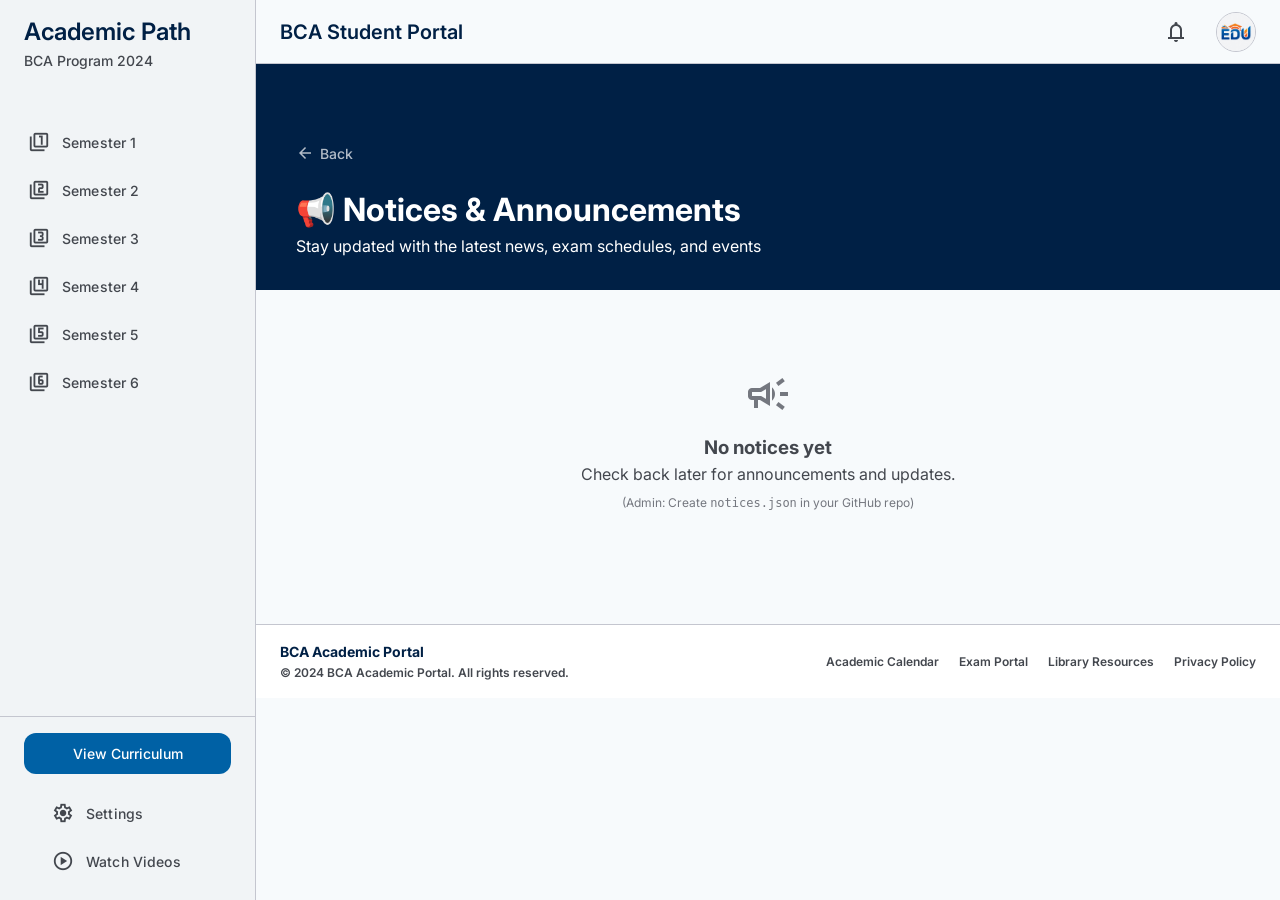
<file: notices.html>
<!DOCTYPE html>
<html lang="en">
<head>
  <meta charset="UTF-8" />
  <meta name="viewport" content="width=device-width, initial-scale=1.0" />
  <title>Notices & Announcements — BCA Portal</title>
  <link rel="preconnect" href="https://fonts.googleapis.com" />
  <link rel="preconnect" href="https://fonts.gstatic.com" crossorigin />
  <link href="https://fonts.googleapis.com/css2?family=Inter:wght@400;500;600;700;800&display=swap" rel="stylesheet" />
  <link href="https://fonts.googleapis.com/css2?family=Material+Symbols+Outlined:opsz,wght,FILL,GRAD@20..48,100..700,0..1,-50..200" rel="stylesheet" />
  <link rel="stylesheet" href="css/style.css" />
  <style>
    .page-header {
      background: var(--primary);
      color: #fff;
      padding: 80px var(--space-5) var(--space-4);
    }
    .page-header-inner { max-width: var(--container-max); margin: 0 auto; }

    .notices-body {
      max-width: var(--container-max);
      margin: var(--space-4) auto;
      padding: 0 var(--space-3) var(--space-4);
    }

    .notice-card {
      background: var(--surface-container-lowest);
      border: 1px solid var(--outline-variant);
      border-radius: var(--radius-lg);
      padding: var(--space-3);
      margin-bottom: var(--space-3);
      transition: border-color 0.2s, box-shadow 0.2s;
    }
    .notice-card:hover {
      border-color: var(--secondary);
      box-shadow: var(--shadow-card);
    }
    .notice-card.important {
      border-left: 4px solid var(--error);
    }
    .notice-card.exam {
      border-left: 4px solid #ff9800;
    }
    .notice-card.event {
      border-left: 4px solid #4caf50;
    }

    .notice-header {
      display: flex;
      justify-content: space-between;
      align-items: flex-start;
      gap: var(--space-2);
      flex-wrap: wrap;
      margin-bottom: var(--space-1);
    }
    .notice-title {
      font-size: 18px;
      font-weight: 700;
      color: var(--primary);
    }
    .notice-badge {
      font-size: 11px;
      font-weight: 700;
      text-transform: uppercase;
      letter-spacing: 0.05em;
      padding: 3px 10px;
      border-radius: var(--radius-full);
      flex-shrink: 0;
    }
    .notice-badge.important { background: var(--error-container); color: var(--error); }
    .notice-badge.exam { background: #fff3e0; color: #e65100; }
    .notice-badge.event { background: #e8f5e9; color: #2e7d32; }
    .notice-badge.general { background: var(--secondary-fixed); color: var(--secondary); }

    .notice-meta {
      display: flex;
      gap: var(--space-2);
      font-size: 12px;
      color: var(--on-surface-variant);
      margin-bottom: var(--space-2);
      flex-wrap: wrap;
    }
    .notice-meta .material-symbols-outlined {
      font-size: 14px;
      vertical-align: middle;
    }

    .notice-content {
      font-size: 14px;
      color: var(--on-surface);
      line-height: 1.6;
    }
    .notice-content a {
      color: var(--secondary);
      text-decoration: underline;
    }

    .empty-notices {
      text-align: center;
      padding: 48px 16px;
      color: var(--on-surface-variant);
    }
    .empty-notices .material-symbols-outlined {
      font-size: 48px;
      color: var(--outline);
      margin-bottom: var(--space-2);
    }

    .back-btn {
      display: inline-flex; align-items: center; gap: 6px;
      color: rgba(255,255,255,0.7); font-size: 14px; font-weight: 500;
      background: none; border: none; cursor: pointer; padding: 0;
      font-family: inherit; margin-bottom: var(--space-3);
      transition: color 0.2s;
    }
    .back-btn:hover { color: #fff; }

    @media (max-width: 480px) {
      .notices-body { padding: 0 12px 28px; }
      .notice-card { padding: var(--space-2); }
      .notice-title { font-size: 16px; }
    }
  </style>
</head>
<body>

<div class="sidebar-overlay" id="sidebar-overlay"></div>

<aside class="sidebar custom-scrollbar" id="sidebar">
  <div class="sidebar-brand"><h1>Academic Path</h1><p>BCA Program 2024</p></div>
  <nav class="sidebar-nav">
    <ul>
      <li><a href="index.html" class="nav-link" data-semester="1"><span class="material-symbols-outlined">filter_1</span><span>Semester 1</span></a></li>
      <li><a href="index.html" class="nav-link" data-semester="2"><span class="material-symbols-outlined">filter_2</span><span>Semester 2</span></a></li>
      <li><a href="index.html" class="nav-link" data-semester="3"><span class="material-symbols-outlined">filter_3</span><span>Semester 3</span></a></li>
      <li><a href="index.html" class="nav-link" data-semester="4"><span class="material-symbols-outlined">filter_4</span><span>Semester 4</span></a></li>
      <li><a href="index.html" class="nav-link" data-semester="5"><span class="material-symbols-outlined">filter_5</span><span>Semester 5</span></a></li>
      <li><a href="index.html" class="nav-link" data-semester="6"><span class="material-symbols-outlined">filter_6</span><span>Semester 6</span></a></li>
    </ul>
  </nav>
  <div class="sidebar-footer">
    <a href="curriculum.html" class="btn-curriculum">View Curriculum</a>
    <div class="sidebar-util-links">
      <a href="#" class="nav-link"><span class="material-symbols-outlined">settings</span><span>Settings</span></a>
      <a href="videos.html" class="nav-link"><span class="material-symbols-outlined">play_circle</span><span>Watch Videos</span></a>
    </div>
  </div>
</aside>

<div class="main-wrapper">

  <header class="topbar" id="topbar">
    <div class="topbar-left">
      <button class="sidebar-toggle" id="sidebar-toggle" aria-label="Open navigation">
        <span class="material-symbols-outlined">menu</span>
      </button>
      <a href="index.html" class="topbar-brand">BCA Student Portal</a>
    </div>
    <div class="topbar-right">
      <button class="icon-btn" aria-label="Notifications">
        <span class="material-symbols-outlined">notifications</span>
      </button>
      <img class="topbar-avatar" src="images/Logo.png" alt="Profile" />
    </div>
  </header>

  <div class="page-header">
    <div class="page-header-inner">
      <button class="back-btn" onclick="history.back()">
        <span class="material-symbols-outlined" style="font-size:18px">arrow_back</span>
        Back
      </button>
      <h1 class="page-title">📢 Notices & Announcements</h1>
      <p class="page-subtitle">Stay updated with the latest news, exam schedules, and events</p>
    </div>
  </div>

  <div class="notices-body" id="notices-body">
    <!-- Notices will be rendered here by JavaScript -->
    <div class="empty-notices" id="loading-notices">
      <div class="spinner" style="margin:0 auto;width:40px;height:40px;border:3px solid var(--outline-variant);border-top-color:var(--secondary);border-radius:50%;animation:spin 0.8s linear infinite;"></div>
      <p style="margin-top:12px;">Loading notices...</p>
    </div>
  </div>

  <footer class="site-footer">
    <div>
      <p class="footer-brand-name">BCA Academic Portal</p>
      <p class="footer-copy">© 2024 BCA Academic Portal. All rights reserved.</p>
    </div>
    <nav class="footer-links">
      <a href="#">Academic Calendar</a>
      <a href="#">Exam Portal</a>
      <a href="#">Library Resources</a>
      <a href="#">Privacy Policy</a>
    </nav>
  </footer>

</div>

<script>
  // ============================================================
  // NOTICES - Loads from notices.json in your repository
  // ============================================================

  // Your GitHub info
  const GITHUB_USER = 'M0NETIZE101';
  const GITHUB_REPO = 'TUBCA';
  const BRANCH = 'main';

  async function loadNotices() {
    const container = document.getElementById('notices-body');
    const loadingEl = document.getElementById('loading-notices');

    try {
      const url = `https://raw.githubusercontent.com/${GITHUB_USER}/${GITHUB_REPO}/${BRANCH}/notices.json`;
      const response = await fetch(url);

      if (!response.ok) {
        throw new Error('Notices file not found');
      }

      const notices = await response.json();

      if (!notices.length) {
        container.innerHTML = `
          <div class="empty-notices">
            <span class="material-symbols-outlined">campaign</span>
            <h3>No notices yet</h3>
            <p>Check back later for announcements and updates.</p>
          </div>`;
        return;
      }

      // Sort: newest first
      notices.sort((a, b) => new Date(b.date) - new Date(a.date));

      container.innerHTML = notices.map(notice => `
        <div class="notice-card ${notice.type || 'general'}">
          <div class="notice-header">
            <span class="notice-title">${escapeHtml(notice.title)}</span>
            <span class="notice-badge ${notice.type || 'general'}">${notice.type || 'General'}</span>
          </div>
          <div class="notice-meta">
            <span><span class="material-symbols-outlined">calendar_today</span> ${formatDate(notice.date)}</span>
            ${notice.author ? `<span><span class="material-symbols-outlined">person</span> ${escapeHtml(notice.author)}</span>` : ''}
          </div>
          <div class="notice-content">${notice.content}</div>
        </div>
      `).join('');

    } catch (error) {
      // If notices.json doesn't exist yet, show friendly message
      container.innerHTML = `
        <div class="empty-notices">
          <span class="material-symbols-outlined">campaign</span>
          <h3>No notices yet</h3>
          <p>Check back later for announcements and updates.</p>
          <p style="font-size:12px;color:var(--outline);margin-top:8px;">
            (Admin: Create <code>notices.json</code> in your GitHub repo)
          </p>
        </div>`;
    }
  }

  function formatDate(dateStr) {
    const date = new Date(dateStr);
    const options = { year: 'numeric', month: 'long', day: 'numeric', hour: '2-digit', minute: '2-digit' };
    return date.toLocaleDateString('en-US', options);
  }

  function escapeHtml(str) {
    const div = document.createElement('div');
    div.textContent = str;
    return div.innerHTML;
  }

  // Sidebar toggle
  const sidebar = document.getElementById('sidebar');
  const sidebarOverlay = document.getElementById('sidebar-overlay');
  const sidebarToggle = document.getElementById('sidebar-toggle');
  if (sidebarToggle) sidebarToggle.addEventListener('click', () => { sidebar.classList.toggle('is-open'); sidebarOverlay.classList.toggle('is-open'); });
  if (sidebarOverlay) sidebarOverlay.addEventListener('click', () => { sidebar.classList.remove('is-open'); sidebarOverlay.classList.remove('is-open'); });

  // Load notices
  loadNotices();
</script>
</body>
</html>
</file>
<file: css/style.css>
/*
 * ============================================================
 *  BCA STUDENT PORTAL — MAIN STYLESHEET
 *  Design System: "Academic Clarity"
 *  Author: BCA Academic Portal
 * ============================================================
 *
 * TABLE OF CONTENTS
 * 1. CSS Custom Properties (Design Tokens)
 * 2. Reset & Base
 * 3. Typography Scale
 * 4. Layout — Sidebar + Shell
 * 5. Top Navigation Bar
 * 6. Sidebar Navigation
 * 7. Buttons
 * 8. Form Inputs
 * 9. Resource Cards
 * 10. Upload Modal
 * 11. Progress Bar
 * 12. Badge / Tag
 * 13. Empty State
 * 14. Footer
 * 15. Utilities & Animations
 * 16. Responsive Breakpoints
 * ============================================================
 */


/* ============================================================
   1. CSS CUSTOM PROPERTIES (Design Tokens)
   These map directly to the DESIGN.md color spec.
   Use these variables throughout — never hardcode hex values.
   ============================================================ */
:root {
  /* — Background & Surface — */
  --bg:                       #f7fafc; /* Page background */
  --surface:                  #f7fafc;
  --surface-container-lowest: #ffffff; /* Cards, modals */
  --surface-container-low:    #f1f4f6; /* Sidebar, secondary sections */
  --surface-container:        #ebeef0;
  --surface-container-high:   #e5e9eb;
  --surface-container-highest:#e0e3e5;
  --surface-variant:          #e0e3e5;
  --surface-dim:              #d7dadc;

  /* — Primary — Deep navy: branding, headings, sidebar header */
  --primary:                  #002045;
  --primary-container:        #1a365d;
  --on-primary:               #ffffff;
  --on-primary-container:     #86a0cd;
  --primary-fixed:            #d6e3ff;
  --primary-fixed-dim:        #adc7f7;

  /* — Secondary — Action blue: buttons, links, active states */
  --secondary:                #0061a5;
  --secondary-container:      #66affe;
  --on-secondary:             #ffffff;
  --on-secondary-container:   #004172;
  --secondary-fixed:          #d2e4ff;
  --secondary-fixed-dim:      #9fcaff;

  /* — Tertiary — Dark neutral tones */
  --tertiary:                 #1b2127;
  --tertiary-container:       #30363c;
  --on-tertiary:              #ffffff;
  --on-tertiary-container:    #989fa6;

  /* — Text — */
  --on-surface:               #181c1e;
  --on-surface-variant:       #43474e;
  --on-background:            #181c1e;

  /* — Outline — */
  --outline:                  #74777f;
  --outline-variant:          #c4c6cf;

  /* — Inverse — */
  --inverse-surface:          #2d3133;
  --inverse-on-surface:       #eef1f3;
  --inverse-primary:          #adc7f7;

  /* — Status — */
  --error:                    #ba1a1a;
  --on-error:                 #ffffff;
  --error-container:          #ffdad6;
  --on-error-container:       #93000a;
  --success:                  #2e7d32; /* Slightly desaturated green */
  --on-success:               #ffffff;

  /* — Shadows (tinted with primary blue for harmony) — */
  --shadow-card:  0px 4px 20px rgba(26, 54, 93, 0.08);
  --shadow-modal: 0px 8px 40px rgba(26, 54, 93, 0.15);
  --shadow-hover: 0px 6px 28px rgba(26, 54, 93, 0.14);

  /* — Border Radius (Soft shape language) — */
  --radius-sm:  0.125rem; /* 2px  — pills, tiny elements */
  --radius:     0.25rem;  /* 4px  — buttons, inputs */
  --radius-md:  0.375rem; /* 6px  — tags */
  --radius-lg:  0.5rem;   /* 8px  — cards, containers */
  --radius-xl:  0.75rem;  /* 12px — modals */
  --radius-full:9999px;   /* pills, avatars */

  /* — Spacing (8px base scale) — */
  --space-1:  8px;   /* stack-sm  */
  --space-2:  16px;  /* stack-md  */
  --space-3:  24px;  /* gutter    */
  --space-4:  32px;  /* stack-lg  */
  --space-5:  40px;  /* margin-desktop */

  /* — Layout — */
  --sidebar-width:   256px;
  --topbar-height:   64px;
  --container-max:   1280px;

  /* — Transitions — */
  --transition-fast:  150ms ease;
  --transition-base:  200ms ease;
  --transition-slow:  300ms ease;
}


/* ============================================================
   2. RESET & BASE
   Minimal reset. Inter font loaded via <link> in HTML.
   ============================================================ */
*, *::before, *::after {
  box-sizing: border-box;
  margin: 0;
  padding: 0;
}

html {
  font-size: 16px;
  scroll-behavior: smooth;
  -webkit-text-size-adjust: 100%;
}

body {
  font-family: 'Inter', system-ui, -apple-system, sans-serif;
  background-color: var(--bg);
  color: var(--on-background);
  line-height: 1.5;
  min-height: 100vh;
  display: flex; /* Sidebar + content layout root */
  overflow-x: hidden;
}

a {
  color: inherit;
  text-decoration: none;
}

img {
  display: block;
  max-width: 100%;
}

button {
  cursor: pointer;
  font-family: inherit;
  border: none;
  background: none;
}

ul, ol {
  list-style: none;
}

/* Custom thin scrollbar for sidebar */
.custom-scrollbar::-webkit-scrollbar { width: 4px; }
.custom-scrollbar::-webkit-scrollbar-track { background: transparent; }
.custom-scrollbar::-webkit-scrollbar-thumb {
  background: var(--outline-variant);
  border-radius: var(--radius-full);
}
.custom-scrollbar::-webkit-scrollbar-thumb:hover {
  background: var(--outline);
}


/* ============================================================
   3. TYPOGRAPHY SCALE
   All type styles from the DESIGN.md spec.
   Applied as utility classes and through semantic selectors.
   ============================================================ */

/* Display — 48px / 56px / -0.02em / 700 */
.text-display {
  font-size: 48px;
  line-height: 56px;
  font-weight: 700;
  letter-spacing: -0.02em;
}

/* Headline Large — 32px / 40px / -0.01em / 700 */
.text-headline-lg {
  font-size: 32px;
  line-height: 40px;
  font-weight: 700;
  letter-spacing: -0.01em;
}

/* Headline Medium — 24px / 32px / 600 */
.text-headline-md {
  font-size: 24px;
  line-height: 32px;
  font-weight: 600;
}

/* Headline Small — 20px / 28px / 600 */
.text-headline-sm {
  font-size: 20px;
  line-height: 28px;
  font-weight: 600;
}

/* Body Large — 18px / 28px / 400 */
.text-body-lg {
  font-size: 18px;
  line-height: 28px;
  font-weight: 400;
}

/* Body Medium — 16px / 24px / 400  (base body text) */
.text-body-md {
  font-size: 16px;
  line-height: 24px;
  font-weight: 400;
}

/* Label Medium — 14px / 20px / 500 / +0.01em */
.text-label-md {
  font-size: 14px;
  line-height: 20px;
  font-weight: 500;
  letter-spacing: 0.01em;
}

/* Label Small — 12px / 16px / 600 */
.text-label-sm {
  font-size: 12px;
  line-height: 16px;
  font-weight: 600;
}


/* ============================================================
   4. LAYOUT — APP SHELL
   Fixed sidebar + scrollable main content area.
   ============================================================ */

/* Sidebar is position: fixed, so main needs a left margin */
.app-shell {
  display: flex;
  width: 100%;
  min-height: 100vh;
}

/* Main content wrapper — sits to the right of the sidebar */
.main-wrapper {
  margin-left: var(--sidebar-width);
  flex: 1;
  display: flex;
  flex-direction: column;
  min-height: 100vh;
  /* Prevents content from being hidden behind sidebar on resize */
  min-width: 0;
}

/* Page content area — padding and max-width centering */
.page-content {
  flex: 1;
  padding: var(--space-3);
  max-width: var(--container-max);
  width: 100%;
}

/* Content header row — title + filter buttons */
.content-header {
  display: flex;
  justify-content: space-between;
  align-items: flex-end;
  margin-bottom: var(--space-4);
  gap: var(--space-2);
  flex-wrap: wrap;
}

.content-header-actions {
  display: flex;
  gap: var(--space-1);
  flex-shrink: 0;
}


/* ============================================================
   5. TOP NAVIGATION BAR
   Sticky top bar with branding, search, upload, and user avatar.
   Background matches Surface (slight gray) per design spec.
   ============================================================ */
.topbar {
  position: sticky;
  top: 0;
  z-index: 50;
  height: var(--topbar-height);
  background-color: var(--surface);
  border-bottom: 1px solid var(--outline-variant);
  display: flex;
  align-items: center;
  justify-content: space-between;
  padding: 0 var(--space-3);
  gap: var(--space-3);
}

.topbar-left {
  display: flex;
  align-items: center;
  flex: 1;
  gap: var(--space-3);
  min-width: 0;
}

.topbar-brand {
  font-size: 20px;
  font-weight: 600;
  color: var(--primary);
  white-space: nowrap;
  flex-shrink: 0;
}

/* Search bar — pill-shaped, expands on focus */
.search-wrap {
  position: relative;
  max-width: 400px;
  width: 100%;
  transition: max-width var(--transition-base);
}
.search-wrap:focus-within {
  max-width: 520px;
}
.search-icon {
  position: absolute;
  left: 12px;
  top: 50%;
  transform: translateY(-50%);
  color: var(--on-surface-variant);
  font-size: 20px;
  pointer-events: none;
}
.search-input {
  width: 100%;
  background: var(--surface-container-low);
  border: none;
  border-radius: var(--radius-full);
  padding: 8px 16px 8px 40px;
  font-family: inherit;
  font-size: 14px;
  font-weight: 500;
  color: var(--on-surface);
  outline: none;
  transition: box-shadow var(--transition-fast);
}
.search-input::placeholder {
  color: var(--on-surface-variant);
}
.search-input:focus {
  box-shadow: 0 0 0 2px var(--secondary);
}

.topbar-right {
  display: flex;
  align-items: center;
  gap: 20px;
  flex-shrink: 0;
}

/* Upload button in topbar */
.btn-upload-topbar {
  display: flex;
  align-items: center;
  gap: 6px;
  background: var(--primary);
  color: var(--on-primary);
  border-radius: var(--radius-full);
  padding: 8px 20px;
  font-size: 14px;
  font-weight: 500;
  letter-spacing: 0.01em;
  transition: background var(--transition-fast), transform var(--transition-fast);
}
.btn-upload-topbar:hover  { background: var(--primary-container); }
.btn-upload-topbar:active { transform: scale(0.96); }
.btn-upload-topbar .material-symbols-outlined {
  font-size: 18px;
}

/* Icon action buttons (notification, help) */
.icon-btn {
  display: flex;
  align-items: center;
  justify-content: center;
  width: 40px;
  height: 40px;
  border-radius: var(--radius-full);
  color: var(--on-surface-variant);
  transition: background var(--transition-fast);
}
.icon-btn:hover { background: var(--surface-container-low); }

/* User avatar in topbar */
.topbar-avatar {
  width: 40px;
  height: 40px;
  border-radius: var(--radius-full);
  border: 1px solid var(--outline-variant);
  object-fit: cover;
  overflow: hidden;
  flex-shrink: 0;
}


/* ============================================================
   6. SIDEBAR NAVIGATION
   Fixed left sidebar, Surface 1 background.
   Active item: 4px left border in secondary blue + bold text.
   ============================================================ */
.sidebar {
  position: fixed;
  top: 0;
  left: 0;
  bottom: 0;
  width: var(--sidebar-width);
  background: var(--surface-container-low);
  border-right: 1px solid var(--outline-variant);
  display: flex;
  flex-direction: column;
  z-index: 40;
  /* Sidebar scrolls independently if content overflows */
  overflow: hidden;
}

/* Sidebar brand block */
.sidebar-brand {
  padding: var(--space-2) var(--space-3);
  margin-bottom: var(--space-4);
  flex-shrink: 0;
}
.sidebar-brand h1 {
  font-size: 24px;
  font-weight: 600;
  color: var(--primary);
  line-height: 32px;
}
.sidebar-brand p {
  font-size: 14px;
  font-weight: 500;
  color: var(--on-surface-variant);
  margin-top: 2px;
}

/* Nav list — scrollable, fills available space */
.sidebar-nav {
  flex: 1;
  overflow-y: auto;
  padding-bottom: var(--space-2);
}
.sidebar-nav ul {
  display: flex;
  flex-direction: column;
  gap: 2px;
}

/* Individual nav link */
.nav-link {
  display: flex;
  align-items: center;
  gap: 12px;
  padding: 12px var(--space-3);
  border-left: 4px solid transparent; /* Space reserved — transparent by default */
  color: var(--on-surface-variant);
  font-size: 14px;
  font-weight: 500;
  letter-spacing: 0.01em;
  transition:
    background var(--transition-fast),
    color var(--transition-fast),
    border-color var(--transition-fast);
  cursor: pointer;
}
.nav-link .material-symbols-outlined {
  font-size: 22px;
  flex-shrink: 0;
}
.nav-link:hover {
  background: var(--surface-container-high);
  color: var(--on-surface);
}

/* Active nav link — 4px blue left bar, bold, blue bg tint */
.nav-link.active {
  border-left-color: var(--secondary);
  background: var(--secondary-fixed);
  color: var(--on-secondary-container);
  font-weight: 700;
}

/* Sidebar footer — curriculum button + settings/support */
.sidebar-footer {
  flex-shrink: 0;
  padding: var(--space-2) var(--space-3);
  border-top: 1px solid var(--outline-variant);
}

.btn-curriculum {
  display: block;
  width: 100%;
  padding: 10px 0;
  background: var(--secondary);
  color: var(--on-secondary);
  border-radius: var(--radius-xl);
  font-size: 14px;
  font-weight: 500;
  text-align: center;
  margin-bottom: var(--space-2);
  transition: opacity var(--transition-fast), transform var(--transition-fast);
}
.btn-curriculum:hover  { opacity: 0.9; }
.btn-curriculum:active { transform: scale(0.98); }

/* Sidebar utility links (Settings, Support) */
.sidebar-util-links {
  display: flex;
  flex-direction: column;
  gap: 2px;
}


/* ============================================================
   7. BUTTONS
   Primary (solid), Secondary (outlined), Filter (surface).
   ============================================================ */

/* Primary button — solid secondary blue */
.btn-primary {
  display: inline-flex;
  align-items: center;
  justify-content: center;
  gap: 8px;
  padding: 10px 24px;
  background: var(--secondary);
  color: var(--on-secondary);
  border-radius: var(--radius);
  font-size: 14px;
  font-weight: 500;
  letter-spacing: 0.01em;
  transition: background var(--transition-fast), box-shadow var(--transition-fast), transform var(--transition-fast);
  box-shadow: none;
}
.btn-primary:hover  { background: #004f87; } /* 10% darker */
.btn-primary:active { transform: scale(0.97); }
.btn-primary:focus-visible {
  outline: 2px solid var(--secondary);
  outline-offset: 2px;
}

/* Secondary / outlined button */
.btn-secondary {
  display: inline-flex;
  align-items: center;
  justify-content: center;
  gap: 8px;
  padding: 9px 24px;
  background: transparent;
  color: var(--secondary);
  border: 1px solid var(--secondary);
  border-radius: var(--radius);
  font-size: 14px;
  font-weight: 500;
  letter-spacing: 0.01em;
  transition: background var(--transition-fast), color var(--transition-fast);
}
.btn-secondary:hover {
  background: var(--secondary);
  color: var(--on-secondary);
}
.btn-secondary:focus-visible {
  outline: 2px solid var(--secondary);
  outline-offset: 2px;
}

/* Filter / sort buttons (surface tint) */
.btn-filter {
  display: inline-flex;
  align-items: center;
  gap: 6px;
  padding: 8px 16px;
  background: var(--surface-container-high);
  color: var(--primary);
  border-radius: var(--radius-lg);
  font-size: 14px;
  font-weight: 500;
  letter-spacing: 0.01em;
  transition: background var(--transition-fast);
}
.btn-filter:hover { background: var(--surface-container-highest); }
.btn-filter .material-symbols-outlined { font-size: 18px; }

/* Icon-only round button (download button on cards) */
.btn-icon-round {
  display: flex;
  align-items: center;
  justify-content: center;
  width: 40px;
  height: 40px;
  border-radius: var(--radius-full);
  color: var(--secondary);
  transition: background var(--transition-fast), color var(--transition-fast);
}
.btn-icon-round:hover {
  background: var(--secondary);
  color: var(--on-secondary);
}


/* ============================================================
   8. FORM INPUTS
   White bg + border-outline-variant. Focus: secondary blue ring.
   Labels always visible above the field (label-md style).
   ============================================================ */
.form-group {
  display: flex;
  flex-direction: column;
  gap: 6px;
}

.form-label {
  font-size: 14px;
  font-weight: 500;
  color: var(--on-surface-variant);
  letter-spacing: 0.01em;
}

.form-input,
.form-select {
  width: 100%;
  background: var(--surface-container-low);
  border: 1px solid var(--outline-variant);
  border-radius: var(--radius-lg);
  padding: 12px 16px;
  font-family: inherit;
  font-size: 16px;
  color: var(--on-surface);
  outline: none;
  transition: border-color var(--transition-fast), box-shadow var(--transition-fast);
  appearance: none;
}
.form-input::placeholder { color: var(--on-surface-variant); }
.form-input:focus,
.form-select:focus {
  border-color: var(--secondary);
  box-shadow: 0 0 0 1px var(--secondary);
}

/* Select arrow icon */
.form-select-wrap {
  position: relative;
}
.form-select-wrap::after {
  content: 'expand_more';
  font-family: 'Material Symbols Outlined';
  position: absolute;
  right: 14px;
  top: 50%;
  transform: translateY(-50%);
  color: var(--on-surface-variant);
  pointer-events: none;
  font-size: 20px;
}

/* Two-column form grid (Subject Code + Semester) */
.form-grid {
  display: grid;
  grid-template-columns: 1fr 1fr;
  gap: var(--space-2);
}
@media (max-width: 560px) {
  .form-grid { grid-template-columns: 1fr; }
}


/* ============================================================
   9. RESOURCE CARDS
   White bg, 8px radius, ambient shadow.
   Hover: increased shadow + 1px secondary blue border.
   Image zooms gently on hover.
   ============================================================ */
.cards-grid {
  display: grid;
  grid-template-columns: repeat(3, 1fr);
  gap: var(--space-3);
}

.resource-card {
  background: var(--surface-container-lowest);
  border-radius: var(--radius-lg);
  box-shadow: var(--shadow-card);
  border: 1px solid transparent;
  padding: var(--space-2);
  display: flex;
  flex-direction: column;
  transition:
    border-color var(--transition-base),
    box-shadow var(--transition-base);
  cursor: default;
}
.resource-card:hover {
  border-color: var(--secondary);
  box-shadow: var(--shadow-hover);
}

/* Card image thumbnail */
.card-thumb {
  width: 100%;
  height: 160px;
  border-radius: var(--radius-lg);
  overflow: hidden;
  margin-bottom: var(--space-2);
  position: relative;
  flex-shrink: 0;
}
.card-thumb img,
.card-thumb .thumb-placeholder {
  width: 100%;
  height: 100%;
  object-fit: cover;
  transition: transform 500ms ease;
}
.resource-card:hover .card-thumb img,
.resource-card:hover .card-thumb .thumb-placeholder {
  transform: scale(1.05);
}

/* Gradient placeholder for cards without images */
.thumb-placeholder {
  display: flex;
  align-items: center;
  justify-content: center;
  background: linear-gradient(135deg, var(--primary-container), var(--secondary));
}
.thumb-placeholder .material-symbols-outlined {
  color: var(--on-primary);
  font-size: 48px;
}

/* Type badge overlaid on card image (NOTES, EXAM PAPER, etc.) */
.card-type-badge {
  position: absolute;
  top: 8px;
  right: 8px;
  padding: 3px 8px;
  border-radius: var(--radius-sm);
  font-size: 10px;
  font-weight: 700;
  letter-spacing: 0.08em;
  text-transform: uppercase;
  backdrop-filter: blur(4px);
}
.card-type-badge.badge-notes    { background: rgba(0, 97, 165, 0.9);  color: #fff; }
.card-type-badge.badge-exam     { background: rgba(0, 32, 69, 0.9);   color: #fff; }
.card-type-badge.badge-lab      { background: rgba(0, 32, 69, 0.9);   color: #fff; }
.card-type-badge.badge-quiz     { background: rgba(0, 32, 69, 0.9);   color: #fff; }
.card-type-badge.badge-default  { background: rgba(67, 71, 78, 0.9);  color: #fff; }

/* Card body — title row */
.card-title-row {
  display: flex;
  justify-content: space-between;
  align-items: flex-start;
  gap: var(--space-1);
  margin-bottom: 6px;
}
.card-title {
  font-size: 20px;
  font-weight: 600;
  color: var(--primary);
  line-height: 28px;
  flex: 1;
}

/* Subject code chip (BCA-101) */
.subject-chip {
  flex-shrink: 0;
  font-size: 12px;
  font-weight: 600;
  color: var(--secondary);
  background: var(--secondary-fixed);
  padding: 2px 8px;
  border-radius: var(--radius-md);
  white-space: nowrap;
  align-self: flex-start;
}

.card-description {
  font-size: 14px;
  font-weight: 500;
  color: var(--on-surface-variant);
  line-height: 20px;
  letter-spacing: 0.01em;
  flex: 1; /* pushes footer to bottom */
  margin-bottom: var(--space-2);
}

/* Card footer — date + download button */
.card-footer {
  display: flex;
  justify-content: space-between;
  align-items: center;
  padding-top: var(--space-1);
  border-top: 1px solid var(--outline-variant);
  margin-top: auto;
}
.card-date {
  font-size: 12px;
  font-weight: 600;
  color: var(--on-surface-variant);
}


/* ============================================================
   10. UPLOAD MODAL
   Blurred overlay + white modal card.
   Uses the shadow-modal for floating depth.
   ============================================================ */

/* Full-screen blur overlay */
.modal-overlay {
  position: fixed;
  inset: 0;
  z-index: 60;
  display: flex;
  align-items: center;
  justify-content: center;
  background-color: rgba(24, 28, 30, 0.45);
  backdrop-filter: blur(4px);
  -webkit-backdrop-filter: blur(4px);
  padding: var(--space-2);
  /* Hidden by default — toggled via JS */
  opacity: 0;
  pointer-events: none;
  transition: opacity var(--transition-slow);
}
.modal-overlay.is-open {
  opacity: 1;
  pointer-events: all;
}

/* Modal card */
.modal-card {
  background: var(--surface-container-lowest);
  border-radius: var(--radius-xl);
  box-shadow: var(--shadow-modal);
  width: 100%;
  max-width: 620px;
  max-height: 90vh;
  display: flex;
  flex-direction: column;
  overflow: hidden;
  /* Entry animation */
  transform: scale(0.96) translateY(8px);
  transition: transform var(--transition-slow);
}
.modal-overlay.is-open .modal-card {
  transform: scale(1) translateY(0);
}

.modal-header {
  display: flex;
  align-items: center;
  justify-content: space-between;
  padding: var(--space-2) var(--space-4);
  border-bottom: 1px solid var(--outline-variant);
  flex-shrink: 0;
}
.modal-header h2 {
  font-size: 24px;
  font-weight: 600;
  color: var(--primary);
}
.modal-close {
  display: flex;
  align-items: center;
  justify-content: center;
  width: 36px;
  height: 36px;
  border-radius: var(--radius-full);
  color: var(--on-surface-variant);
  transition: background var(--transition-fast);
}
.modal-close:hover { background: var(--surface-container-low); }

.modal-body {
  flex: 1;
  overflow-y: auto;
  padding: var(--space-4);
}

.modal-footer {
  display: flex;
  justify-content: flex-end;
  gap: var(--space-2);
  padding: var(--space-2) var(--space-4);
  background: var(--surface-container-low);
  border-top: 1px solid var(--outline-variant);
  flex-shrink: 0;
}

/* Drag-and-drop upload zone */
.drop-zone {
  width: 100%;
  border: 2px dashed rgba(0, 97, 165, 0.3);
  background: rgba(0, 97, 165, 0.04);
  border-radius: var(--radius-xl);
  padding: var(--space-4);
  display: flex;
  flex-direction: column;
  align-items: center;
  justify-content: center;
  text-align: center;
  cursor: pointer;
  transition:
    border-color var(--transition-base),
    background var(--transition-base);
  margin-bottom: var(--space-4);
}
.drop-zone:hover,
.drop-zone.drag-over {
  border-color: var(--secondary);
  background: rgba(0, 97, 165, 0.08);
}
.drop-zone-icon {
  width: 64px;
  height: 64px;
  background: var(--secondary-fixed);
  border-radius: var(--radius-full);
  display: flex;
  align-items: center;
  justify-content: center;
  margin-bottom: var(--space-2);
  transition: transform var(--transition-base);
}
.drop-zone:hover .drop-zone-icon { transform: scale(1.08); }
.drop-zone-icon .material-symbols-outlined {
  font-size: 32px;
  color: var(--on-secondary-container);
  font-variation-settings: 'FILL' 0, 'wght' 400, 'GRAD' 0, 'opsz' 24;
}
.drop-zone h3 {
  font-size: 20px;
  font-weight: 600;
  color: var(--on-surface);
  margin-bottom: 6px;
}
.drop-zone p {
  font-size: 14px;
  font-weight: 500;
  color: var(--on-surface-variant);
  letter-spacing: 0.01em;
  margin-bottom: var(--space-2);
}
.btn-browse {
  padding: 8px 24px;
  border: 1px solid var(--secondary);
  color: var(--secondary);
  border-radius: var(--radius-lg);
  font-size: 14px;
  font-weight: 500;
  transition: background var(--transition-fast), color var(--transition-fast);
}
.btn-browse:hover {
  background: var(--secondary);
  color: var(--on-secondary);
}


/* ============================================================
   11. PROGRESS BAR
   Slim horizontal bar. Track: #E2E8F0. Fill: secondary blue.
   ============================================================ */
.upload-file-card {
  background: var(--surface-container-low);
  border: 1px solid var(--outline-variant);
  border-radius: var(--radius-xl);
  padding: var(--space-2);
}
.upload-file-info {
  display: flex;
  justify-content: space-between;
  align-items: center;
  margin-bottom: 10px;
}
.upload-file-meta {
  display: flex;
  align-items: center;
  gap: 12px;
}
.upload-file-meta .material-symbols-outlined {
  color: var(--secondary);
  font-size: 22px;
  font-variation-settings: 'FILL' 1, 'wght' 400, 'GRAD' 0, 'opsz' 24;
}
.upload-file-name { font-size: 14px; font-weight: 500; color: var(--on-surface); }
.upload-file-size { font-size: 12px; font-weight: 600; color: var(--on-surface-variant); }
.btn-cancel-upload {
  color: var(--outline);
  transition: color var(--transition-fast);
}
.btn-cancel-upload:hover { color: var(--error); }

/* Progress track + fill */
.progress-track {
  width: 100%;
  height: 8px;
  background: var(--surface-container-high);
  border-radius: var(--radius-full);
  overflow: hidden;
}
.progress-fill {
  height: 100%;
  background: var(--secondary);
  border-radius: var(--radius-full);
  transition: width 500ms ease-out;
}


/* ============================================================
   12. BADGE / TAG
   Small metadata chips used in cards and sidebar.
   ============================================================ */
.badge {
  display: inline-flex;
  align-items: center;
  padding: 2px 8px;
  border-radius: var(--radius-md);
  font-size: 12px;
  font-weight: 600;
  letter-spacing: 0.01em;
  white-space: nowrap;
}
.badge-secondary {
  background: var(--secondary-fixed);
  color: var(--secondary);
}
.badge-primary {
  background: var(--primary-fixed);
  color: var(--primary);
}
.badge-success {
  background: rgba(46, 125, 50, 0.1);
  color: var(--success);
}
.badge-error {
  background: var(--error-container);
  color: var(--error);
}


/* ============================================================
   13. EMPTY STATE
   Centered illustration shown when no resources are loaded yet.
   ============================================================ */
.empty-state {
  display: flex;
  flex-direction: column;
  align-items: center;
  justify-content: center;
  padding: 48px var(--space-3);
  border: 2px dashed var(--outline-variant);
  border-radius: 16px;
  background: rgba(241, 244, 246, 0.3);
  margin-top: var(--space-4);
  text-align: center;
}
.empty-state .material-symbols-outlined {
  font-size: 64px;
  color: var(--outline);
  margin-bottom: var(--space-2);
}
.empty-state h3 {
  font-size: 20px;
  font-weight: 600;
  color: var(--primary);
  margin-bottom: 4px;
}
.empty-state p {
  font-size: 16px;
  color: var(--on-surface-variant);
}


/* ============================================================
   14. FOOTER
   Minimal footer — brand + copyright left, links right.
   ============================================================ */
.site-footer {
  background: var(--surface-container-lowest);
  border-top: 1px solid var(--outline-variant);
  padding: var(--space-2) var(--space-3);
  display: flex;
  flex-wrap: wrap;
  justify-content: space-between;
  align-items: center;
  gap: var(--space-2);
}
.footer-brand-name {
  font-size: 14px;
  font-weight: 700;
  color: var(--primary);
}
.footer-copy {
  font-size: 12px;
  font-weight: 600;
  color: var(--on-surface-variant);
  margin-top: 2px;
}
.footer-links {
  display: flex;
  flex-wrap: wrap;
  gap: 20px;
}
.footer-links a {
  font-size: 12px;
  font-weight: 600;
  color: var(--on-surface-variant);
  transition: color var(--transition-fast);
}
.footer-links a:hover { color: var(--secondary); }


/* ============================================================
   15. UTILITIES & ANIMATIONS
   ============================================================ */
.sr-only {
  position: absolute;
  width: 1px; height: 1px;
  padding: 0; margin: -1px;
  overflow: hidden;
  clip: rect(0,0,0,0);
  white-space: nowrap;
  border-width: 0;
}

/* Material Symbols base settings */
.material-symbols-outlined {
  font-variation-settings: 'FILL' 0, 'wght' 400, 'GRAD' 0, 'opsz' 24;
  vertical-align: middle;
}

/* Floating Action Button (mobile only) */
.fab {
  position: fixed;
  bottom: 28px;
  right: 28px;
  width: 56px;
  height: 56px;
  background: var(--secondary);
  color: var(--on-secondary);
  border-radius: var(--radius-full);
  display: none; /* hidden on desktop */
  align-items: center;
  justify-content: center;
  box-shadow: var(--shadow-modal);
  z-index: 50;
  transition: transform var(--transition-fast);
}
.fab:hover  { transform: scale(1.06); }
.fab:active { transform: scale(0.94); }

/* Sidebar overlay for mobile (darkens content behind open drawer) */
.sidebar-overlay {
  display: none;
  position: fixed;
  inset: 0;
  background: rgba(0,0,0,0.35);
  z-index: 35;
}

/* Hamburger toggle button (mobile only) */
.sidebar-toggle {
  display: none;
  align-items: center;
  justify-content: center;
  width: 40px;
  height: 40px;
  border-radius: var(--radius-full);
  color: var(--on-surface-variant);
  transition: background var(--transition-fast);
  flex-shrink: 0;
}
.sidebar-toggle:hover { background: var(--surface-container-low); }


/* ============================================================
   16. RESPONSIVE BREAKPOINTS
   Desktop → Tablet → Mobile → Small mobile
   ============================================================ */

/* ── Tablet landscape: 2-col card grid ── */
@media (max-width: 1024px) {
  .cards-grid {
    grid-template-columns: repeat(2, 1fr);
  }

  /* Topbar search shrinks slightly */
  .search-wrap { max-width: 260px; }
}

/* ── Tablet portrait / large mobile (≤768px) ── */
@media (max-width: 768px) {

  /* Sidebar becomes a slide-in drawer */
  .sidebar {
    transform: translateX(-100%);
    transition: transform var(--transition-slow);
    z-index: 200;
  }
  .sidebar.is-open {
    transform: translateX(0);
    box-shadow: var(--shadow-modal);
  }
  .sidebar-overlay.is-open { display: block; }

  /* Full-width content — no sidebar margin */
  .main-wrapper { margin-left: 0; }

  /* Show hamburger */
  .sidebar-toggle { display: flex; }

  /* Hide search bar on tablet — too cramped */
  .search-wrap { display: none; }

  /* Footer stacks */
  .site-footer { flex-direction: column; text-align: center; }
  .footer-links { justify-content: center; }

  /* Page content padding reduced */
  .page-content { padding: var(--space-2); }

  /* Content header stacks */
  .content-header {
    flex-direction: column;
    align-items: flex-start;
    gap: var(--space-1);
    margin-bottom: var(--space-2);
  }

  /* ── Subject page tabs: scrollable row on mobile ── */
  .tabs-wrap {
    overflow-x: auto;
    -webkit-overflow-scrolling: touch;
    scrollbar-width: none;
    flex-wrap: nowrap;
    gap: 2px;
    padding-bottom: 2px;
  }
  .tabs-wrap::-webkit-scrollbar { display: none; }
  .tab-btn {
    flex-shrink: 0;
    padding: 9px 14px;
    font-size: 13px;
    white-space: nowrap;
  }

  /* ── PDF viewer toolbar: wrap on small screens ── */
  .viewer-toolbar {
    flex-wrap: wrap;
    gap: 8px;
    padding: 8px 12px;
  }
  .viewer-toolbar-left {
    flex-wrap: wrap;
    gap: 4px;
  }

  /* ── PDF canvas: scroll horizontally instead of overflow ── */
  .viewer-canvas-wrap {
    overflow-x: auto;
    -webkit-overflow-scrolling: touch;
    justify-content: flex-start;
    padding: var(--space-2) var(--space-1);
    min-height: 50vh;
  }
  #pdf-canvas {
    max-width: none;
    height: auto;
  }

  /* ── Videos page: single column ── */
  .videos-body {
    grid-template-columns: 1fr;
    padding: var(--space-2) var(--space-2) var(--space-4);
  }
  .video-list-panel { position: static; }

  /* ── Curriculum PDF picker: 2 cols on tablet ── */
  .pdf-picker {
    grid-template-columns: repeat(2, 1fr);
  }
}

/* ── Mobile (≤640px) ── */
@media (max-width: 640px) {

  /* 1-col card grid */
  .cards-grid { grid-template-columns: 1fr; }

  /* Topbar compact */
  .topbar { padding: 0 12px; gap: 8px; }
  .topbar-brand { font-size: 15px; }
  .topbar-right { gap: 8px; }
  .icon-btn { width: 34px; height: 34px; }
  .topbar-avatar { width: 32px; height: 32px; }

  /* Typography scale down */
  .text-headline-lg { font-size: 22px; line-height: 30px; }
  .text-headline-md { font-size: 20px; line-height: 28px; }

  /* Page header padding */
  .subject-header,
  .page-header {
    padding: 72px 16px 20px;
  }
  .subject-title,
  .page-title { font-size: clamp(18px, 5vw, 28px); }

  /* Subject body padding */
  .subject-body,
  .curriculum-body,
  .viewer-wrap { padding-left: 12px; padding-right: 12px; }

  /* Tabs font smaller */
  .tab-btn { font-size: 12px; padding: 8px 12px; gap: 4px; }
  .tab-btn .material-symbols-outlined { font-size: 16px; }

  /* File list items compact */
  .file-item { padding: 10px 12px; gap: 10px; }
  .file-icon { width: 36px; height: 36px; }
  .file-title { font-size: 13px; }
  .file-date  { font-size: 11px; }

  /* Viewer toolbar: smaller buttons */
  .toolbar-btn { width: 30px; height: 30px; }
  .toolbar-btn .material-symbols-outlined { font-size: 16px; }
  .viewer-page-info { font-size: 12px; }

  /* Page jump input shrinks */
  #page-jump-input { width: 64px; font-size: 12px; padding: 4px 6px; }

  /* Cards compact */
  .card-thumb { height: 130px; }
  .card-title { font-size: 16px; line-height: 22px; }

  /* Resource card padding */
  .resource-card { padding: 12px; }

  /* Curriculum PDF picker: 1 col on mobile */
  .pdf-picker { grid-template-columns: 1fr; }

  /* Video list item thumbnails smaller */
  .vli-thumb { width: 64px; height: 44px; }
  .vli-title { font-size: 12px; }
  .vli-subject { font-size: 10px; }

  /* Filter tabs smaller */
  .filter-tabs { gap: 4px; }
  .filter-tab  { padding: 4px 10px; font-size: 11px; }

  /* Footer */
  .site-footer { padding: var(--space-2) 12px; }
  .footer-links { gap: 12px; }
  .footer-links a { font-size: 11px; }
}

/* ── Small mobile (≤420px) ── */
@media (max-width: 420px) {

  /* Reduce global spacing unit */
  :root { --space-3: 12px; }

  .topbar { padding: 0 10px; }
  .topbar-brand { font-size: 14px; }

  /* Hide filter button text — icon only */
  .btn-filter span:not(.material-symbols-outlined) { display: none; }

  /* Sidebar width fits screen */
  .sidebar { width: min(var(--sidebar-width), 85vw); }

  /* PDF viewer canvas full width */
  .viewer-canvas-wrap { padding: 8px 4px; }

  /* Subject header very compact */
  .subject-header,
  .page-header { padding: 68px 12px 16px; }

  /* Tabs: icon only on very small screens */
  .tab-btn span:not(.material-symbols-outlined):not(.tab-count) {
    display: none;
  }
  .tab-btn { padding: 8px 10px; }

  /* Stack viewer toolbar vertically */
  .viewer-toolbar-left { gap: 3px; }
  #page-jump-input { width: 56px; }

  /* Video player meta */
  .player-title { font-size: 15px; }
  .player-desc  { font-size: 13px; }
}
/* ── Subject Images ── */
.card-thumb img {
  width: 100%;
  height: 100%;
  object-fit: cover;
  transition: transform 500ms ease;
  background-color: var(--surface-container);
}

/* Placeholder fallback styles */
.thumb-placeholder {
  width: 100%;
  height: 100%;
  display: flex;
  align-items: center;
  justify-content: center;
  background: linear-gradient(135deg, var(--primary-container), var(--secondary));
  color: var(--on-primary);
  font-size: 48px;
  transition: transform 500ms ease;
}

.thumb-placeholder .material-symbols-outlined {
  font-size: 48px;
  color: var(--on-primary);
  opacity: 0.8;
}

/* When image fails to load, show placeholder */
.card-thumb img[style*="display:none"] + .thumb-placeholder {
  display: flex !important;
}
</file>
